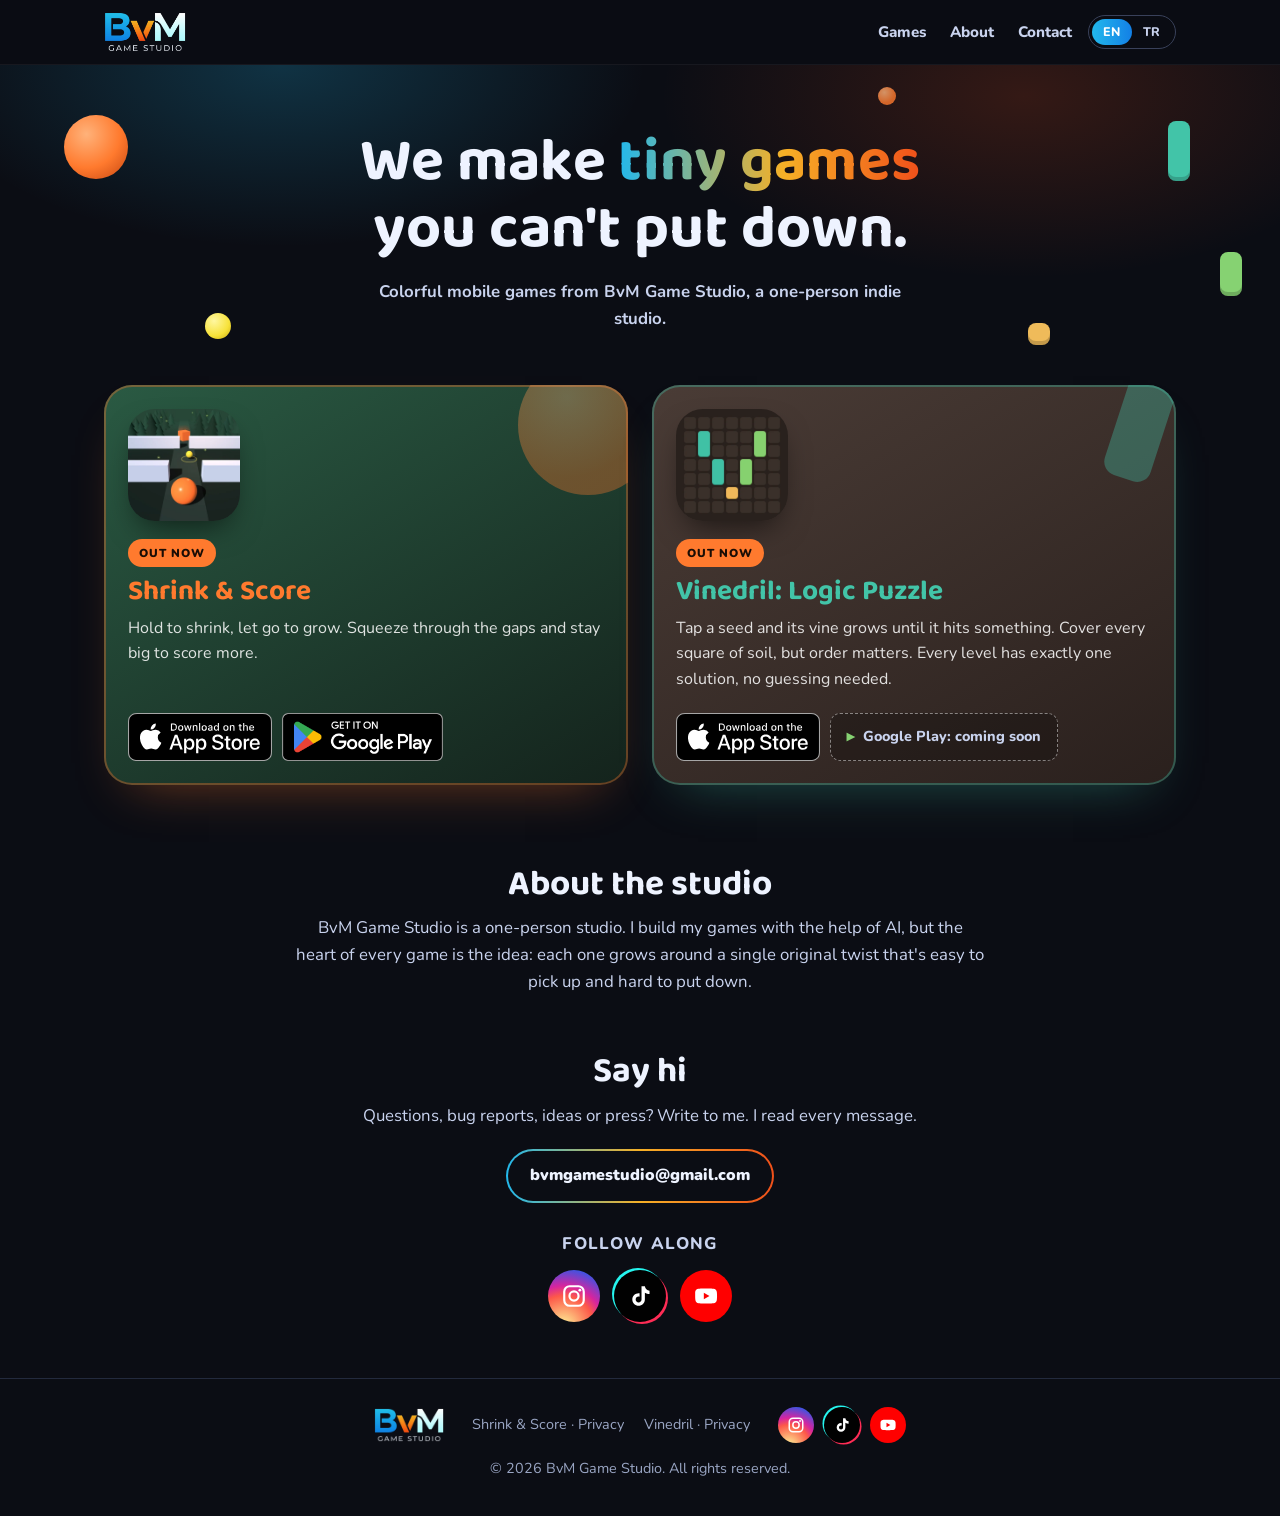
<file: index.html>
<!doctype html>
<html lang="en">
<head>
<meta charset="utf-8">
<meta name="viewport" content="width=device-width, initial-scale=1">
<title>BvM Game Studio · Mobile Games</title>
<meta name="description" data-i18n-content="meta.description" content="BvM Game Studio makes colorful indie mobile games. Play Shrink &amp; Score and Vinedril: Logic Puzzle.">
<meta name="theme-color" content="#0b0d14">
<meta property="og:type" content="website">
<meta property="og:site_name" content="BvM Game Studio">
<meta property="og:title" content="BvM Game Studio">
<meta property="og:description" content="Colorful indie mobile games: Shrink &amp; Score and Vinedril: Logic Puzzle, out now.">
<meta property="og:url" content="https://bvmgamestudio.github.io/">
<meta property="og:image" content="https://bvmgamestudio.github.io/assets/img/og-image.png">
<meta name="twitter:card" content="summary_large_image">
<link rel="icon" type="image/png" sizes="32x32" href="assets/img/favicon-32.png?v=2d52330682">
<link rel="apple-touch-icon" href="assets/img/apple-touch-icon.png?v=0b8264baf6">
<link rel="preload" href="assets/fonts/baloo2-latin.woff2" as="font" type="font/woff2" crossorigin>
<link rel="preload" href="assets/fonts/nunito-latin.woff2" as="font" type="font/woff2" crossorigin>
<link rel="stylesheet" href="css/site.css?v=b314b59673">
</head>
<body>

<header class="nav">
  <div class="nav__inner">
    <a class="nav__logo" href="./"><img src="assets/img/bvm-logo.webp" alt="BvM Game Studio" width="640" height="312"></a>
    <nav class="nav__links" aria-label="Main">
      <a href="#games" data-i18n="nav.games">Games</a>
      <a href="#about" data-i18n="nav.about">About</a>
      <a href="#contact" data-i18n="nav.contact">Contact</a>
    </nav>
    <div class="lang" role="group" aria-label="Language / Dil">
      <button type="button" data-set-lang="en" aria-pressed="true">EN</button>
      <button type="button" data-set-lang="tr" aria-pressed="false">TR</button>
    </div>
  </div>
</header>

<main>
  <section class="hero">
    <div class="shapes" aria-hidden="true">
      <span class="shape ball ball--orange"></span>
      <span class="shape ball ball--yellow"></span>
      <span class="shape ball ball--orange-sm"></span>
      <span class="shape block block--teal"></span>
      <span class="shape block block--amber"></span>
      <span class="shape block block--green"></span>
    </div>
    <h1 class="hero__title">
      <span data-i18n="hero.title_before">We make</span>
      <span class="grad" data-i18n="hero.title_highlight">tiny games</span>
      <span class="hero__after" data-i18n="hero.title_after">you can't put down.</span>
    </h1>
    <p class="hero__sub" data-i18n="hero.subtitle">Colorful mobile games from BvM Game Studio, a one-person indie studio.</p>
  </section>

  <section id="games" class="games" aria-labelledby="games-title">
    <h2 id="games-title" class="visually-hidden" data-i18n="nav.games">Games</h2>
    <div class="games__grid" data-games>
      <noscript>
        <ul class="noscript-list">
          <li><strong>Shrink &amp; Score</strong>:
            <a href="https://apps.apple.com/app/id6826530983">App Store</a> ·
            <a href="https://play.google.com/store/apps/details?id=com.shrinkandscore.game">Google Play</a></li>
          <li><strong>Vinedril: Logic Puzzle</strong>:
            <a href="https://apps.apple.com/app/id6834948414">App Store</a></li>
        </ul>
      </noscript>
    </div>
  </section>

  <section id="about" class="info">
    <h2 data-i18n="about.title">About the studio</h2>
    <p data-i18n="about.body">BvM Game Studio is a one-person studio. I build my games with the help of AI, but the heart of every game is the idea: each one grows around a single original twist that&#39;s easy to pick up and hard to put down.</p>
  </section>

  <section id="contact" class="info info--contact">
    <h2 data-i18n="contact.title">Say hi</h2>
    <p data-i18n="contact.body">Questions, bug reports, ideas or press? Write to me. I read every message.</p>
    <a class="email" data-contact-email href="mailto:bvmgamestudio@gmail.com">bvmgamestudio@gmail.com</a>
    <p class="follow" data-i18n="contact.follow">Follow along</p>
    <ul class="socials" data-socials aria-label="Social media" hidden></ul>
  </section>
</main>

<footer class="footer">
  <div class="footer__inner">
    <img class="footer__logo" src="assets/img/bvm-logo.webp" alt="BvM Game Studio" width="640" height="312" loading="lazy">
    <ul class="footer__links" data-privacy-links data-base="">
      <li><a href="privacy/shrink-and-score.html">Shrink &amp; Score · <span data-i18n="footer.privacy">Privacy</span></a></li>
      <li><a href="privacy/vinedril.html">Vinedril · <span data-i18n="footer.privacy">Privacy</span></a></li>
    </ul>
    <ul class="socials socials--small" data-socials aria-label="Social media" hidden></ul>
    <p class="footer__copy">© <span data-year>2026</span> BvM Game Studio. <span data-i18n="footer.rights">All rights reserved.</span></p>
  </div>
</footer>

<script src="js/content.js?v=57adcdf5cd" defer></script>
<script src="js/i18n.js?v=2c8029a73b" defer></script>
<script src="js/games.js?v=d7750b9eea" defer></script>
<script src="js/main.js?v=1b812062dc" defer></script>
</body>
</html>
</file>
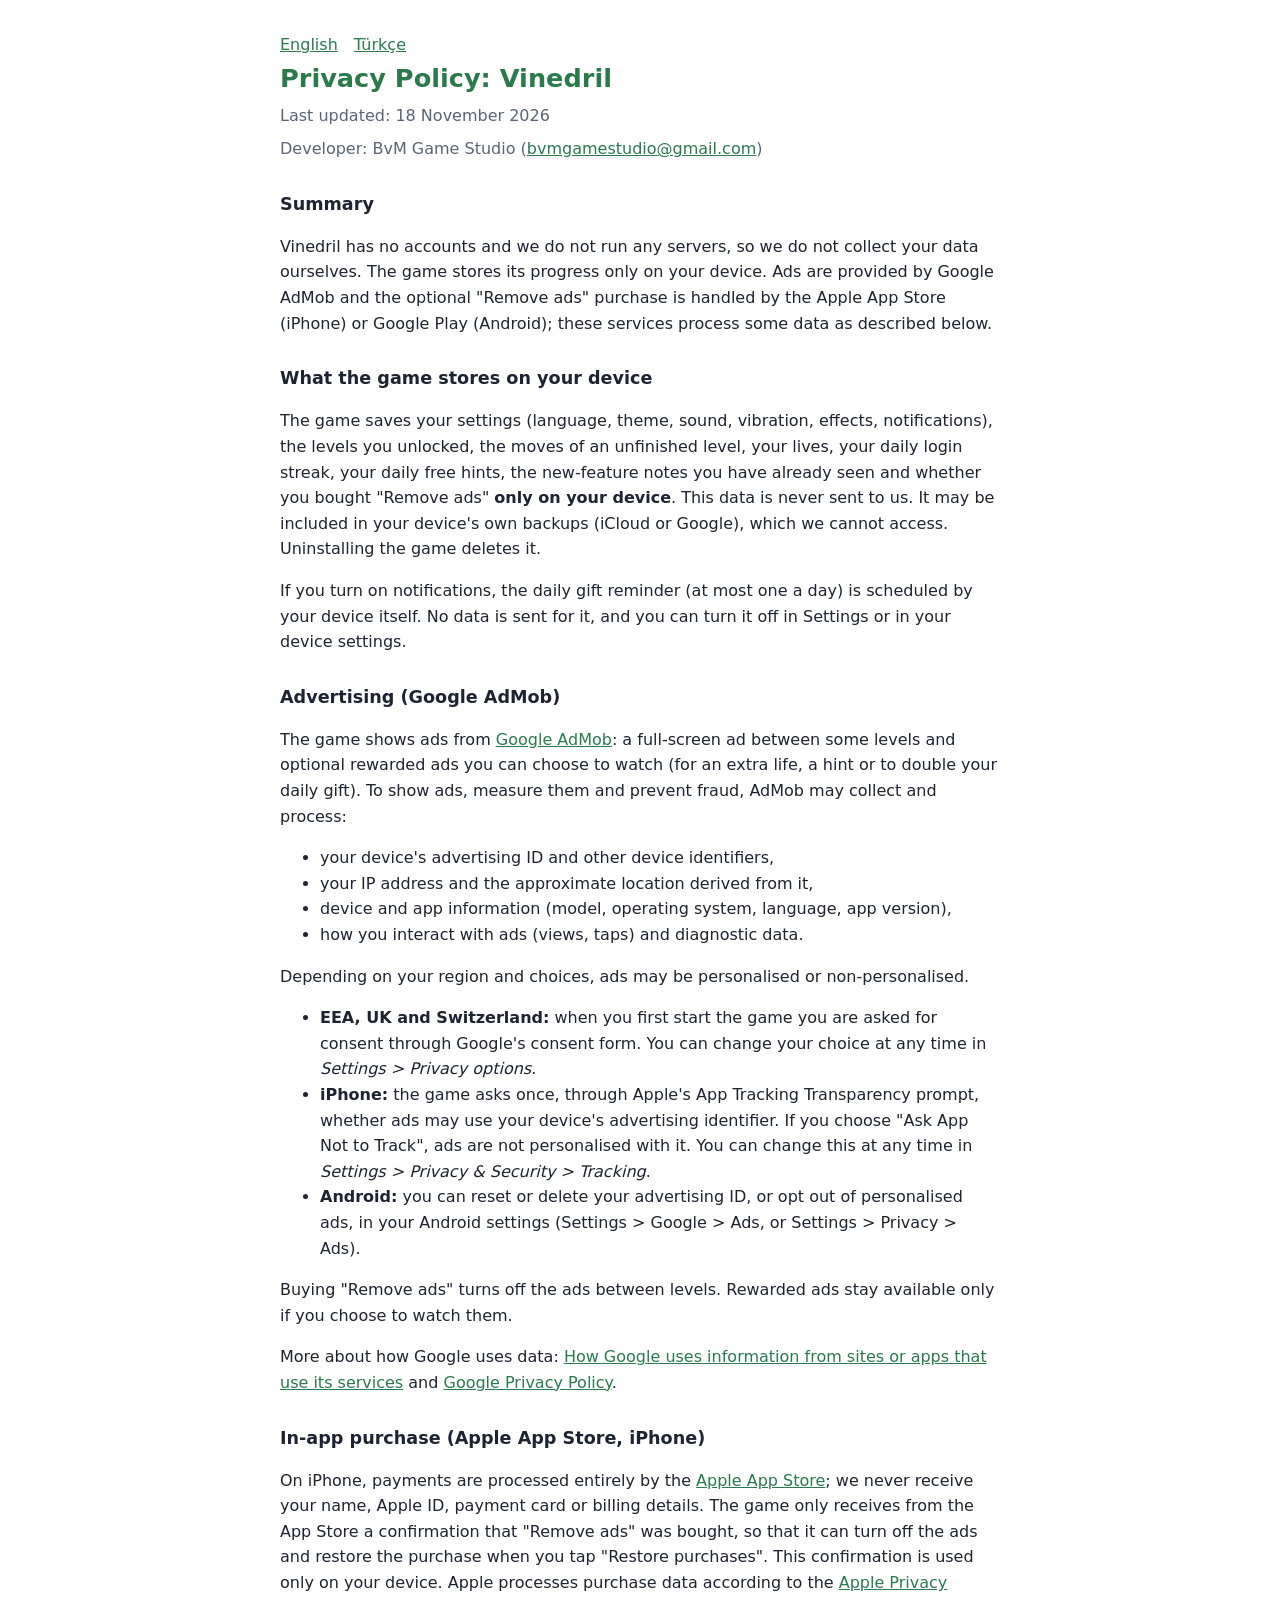
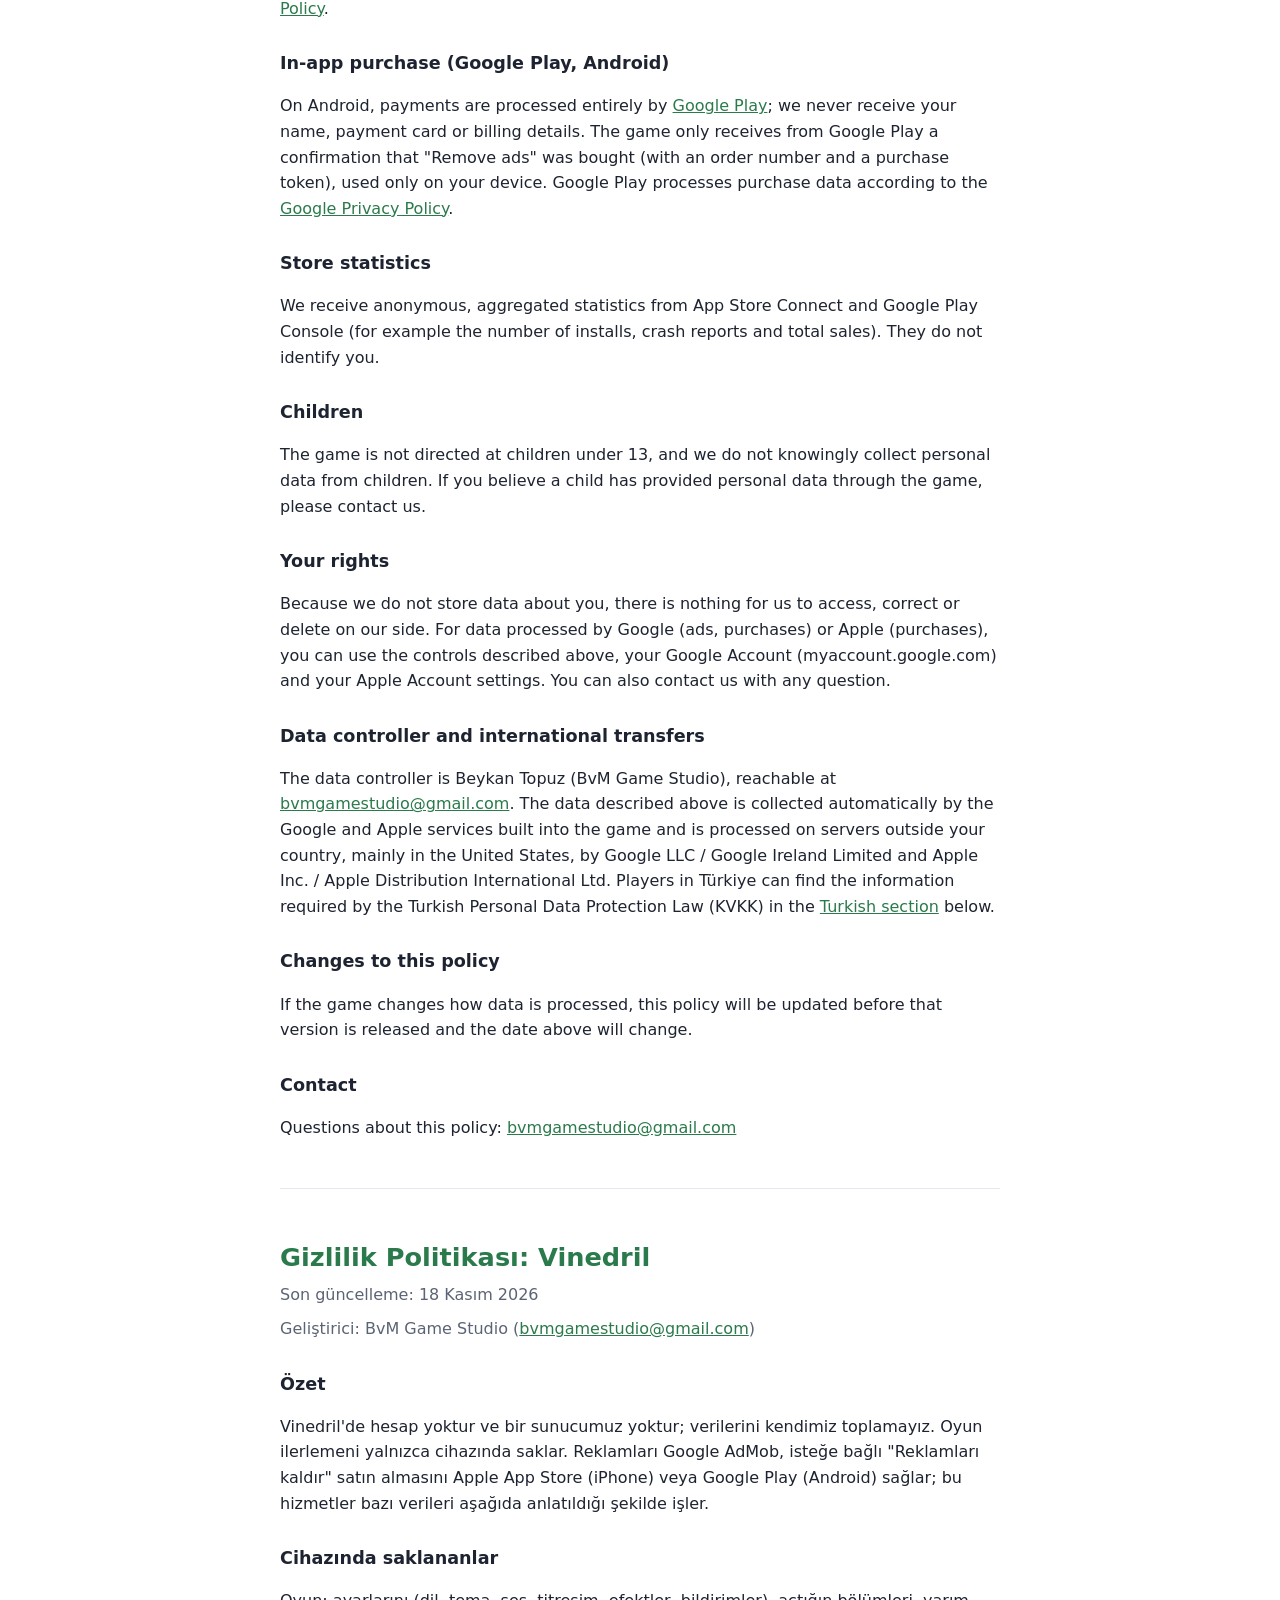
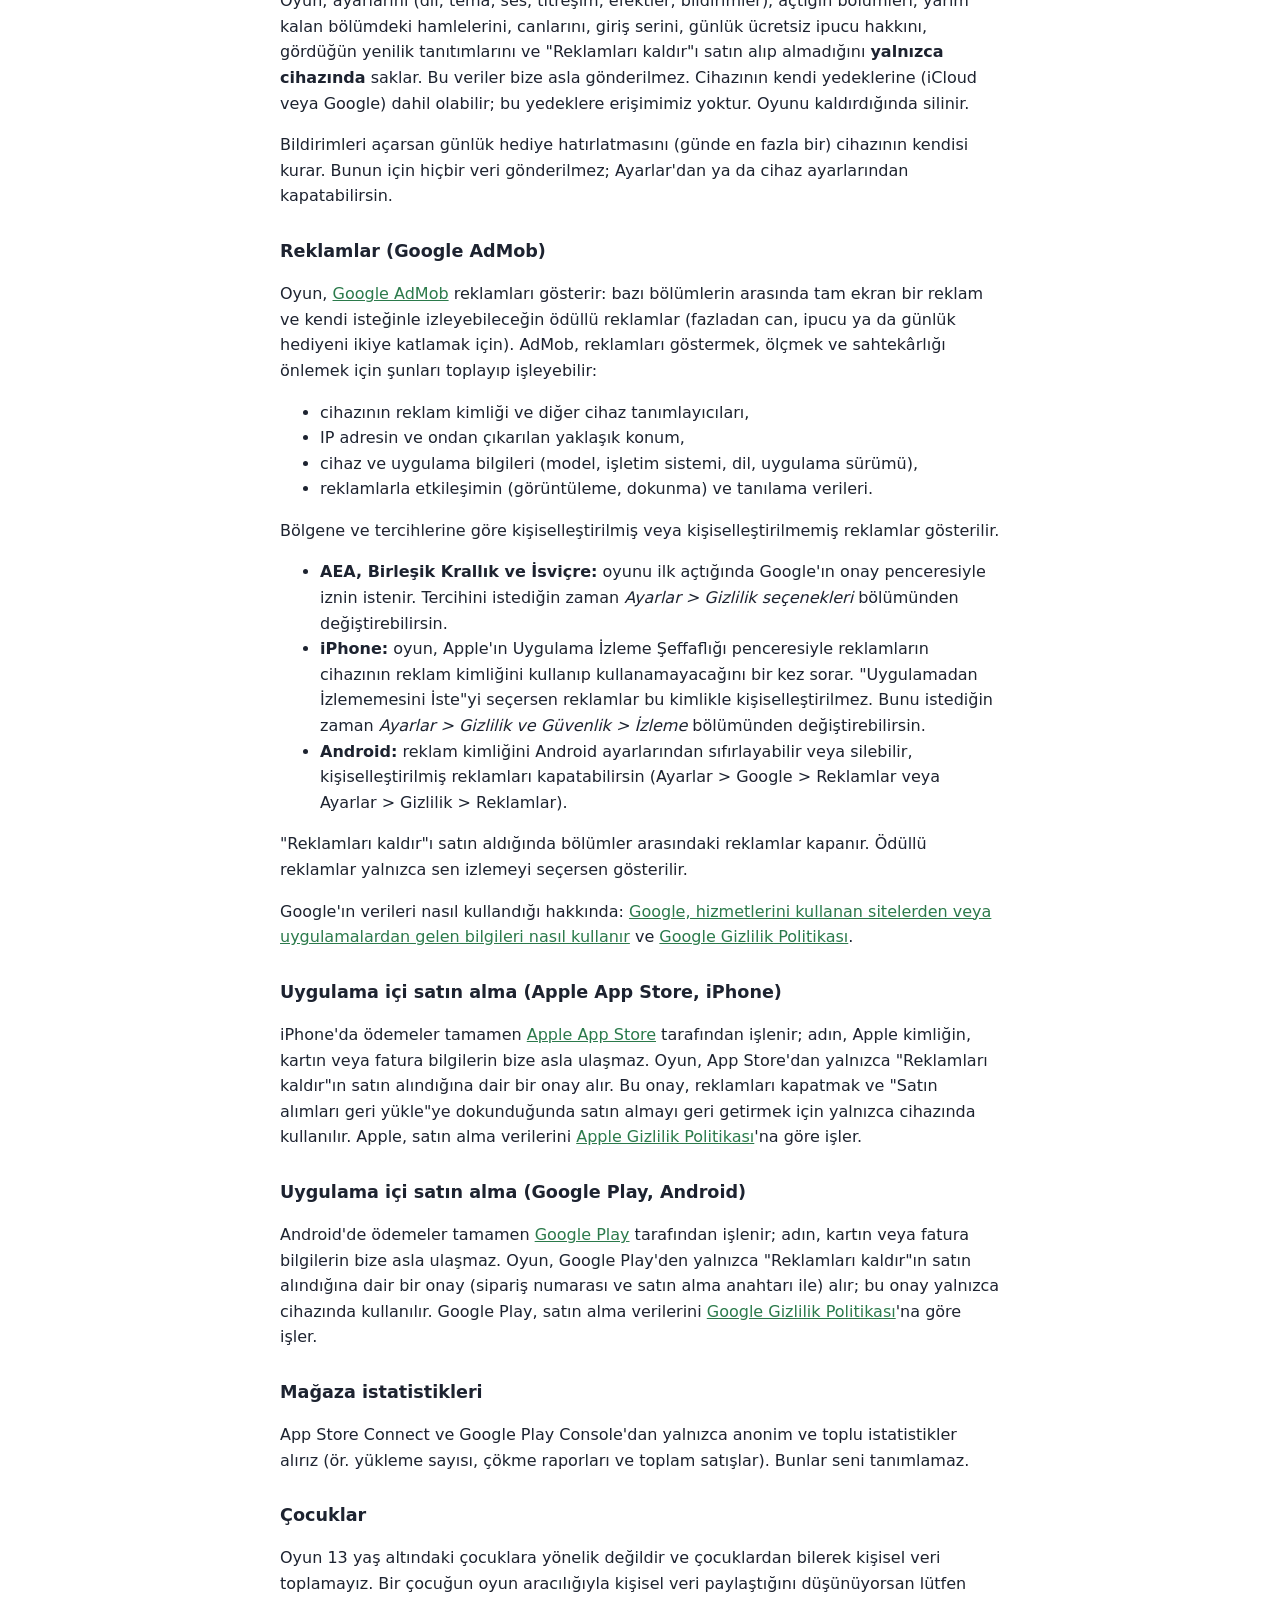
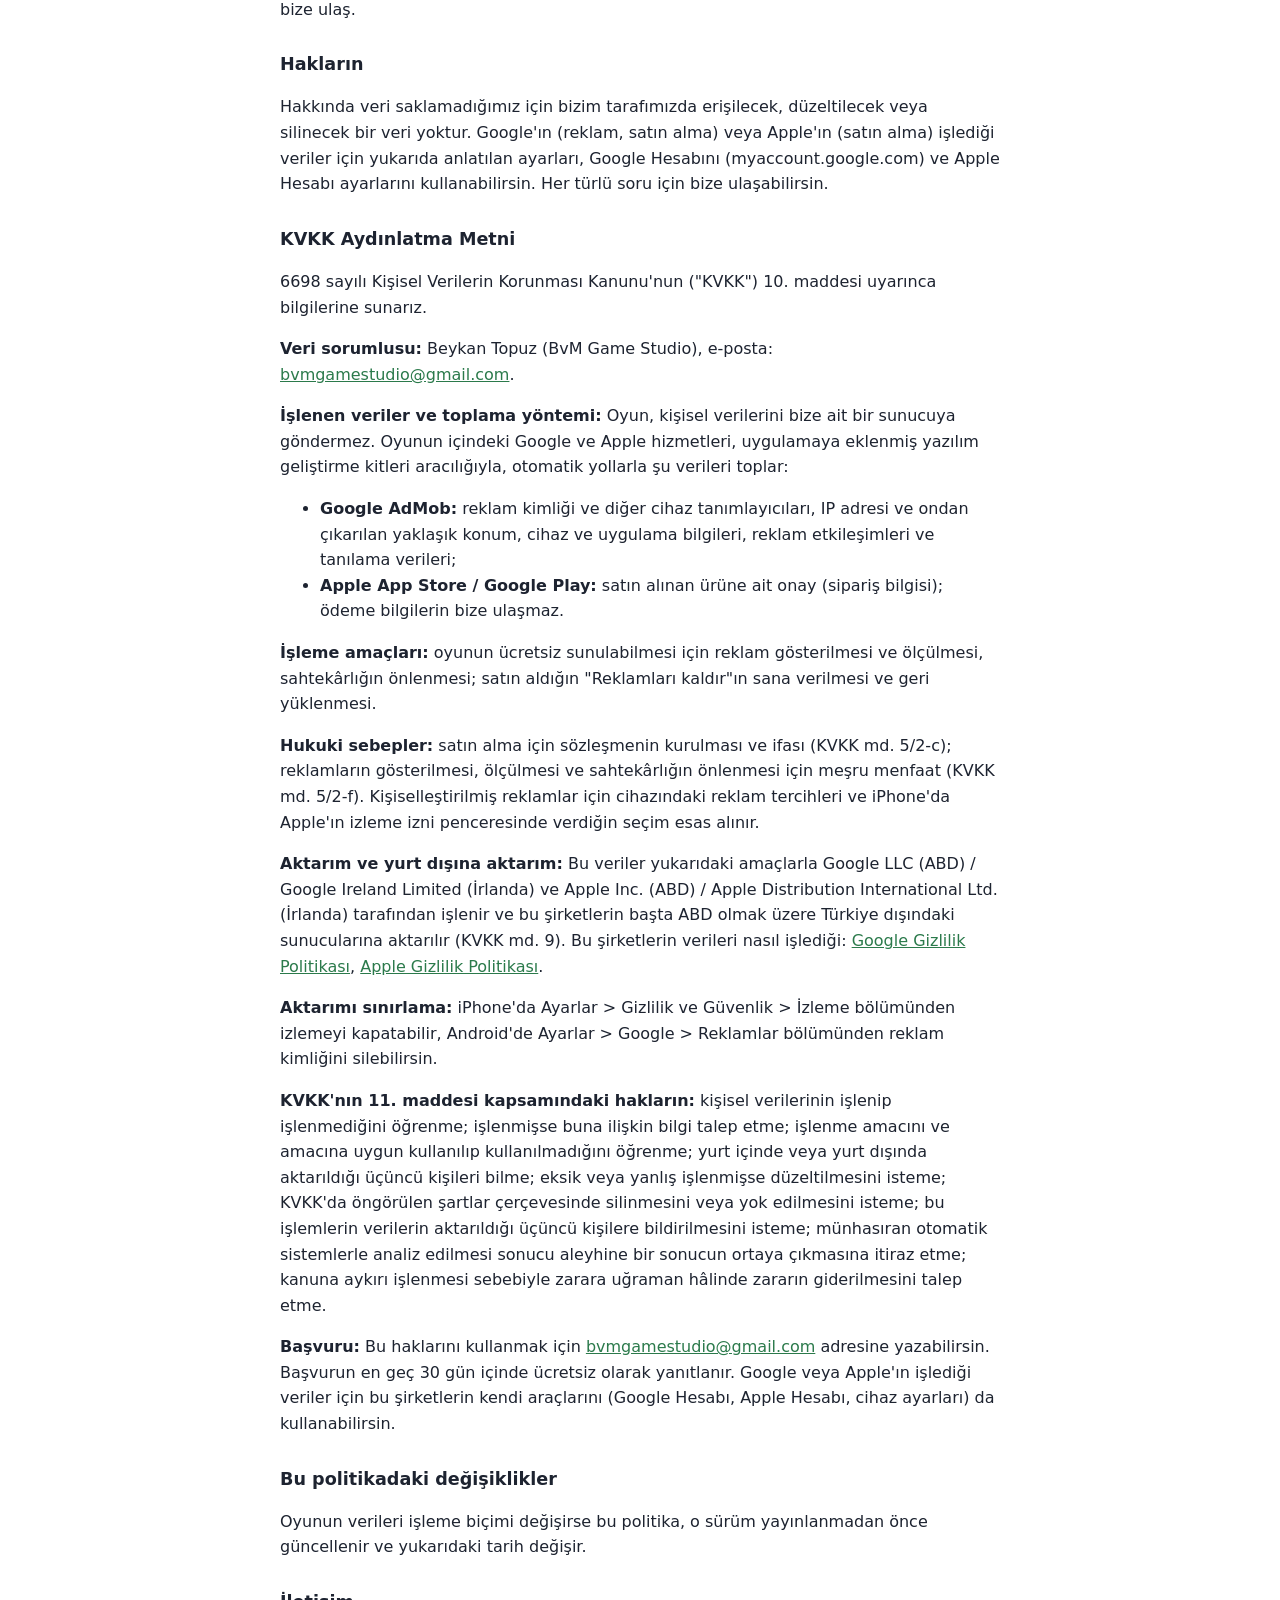
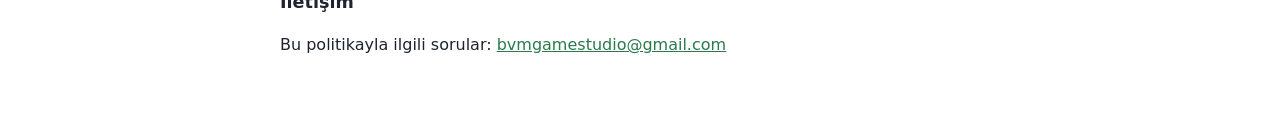
<file: vinedril-privacy/index.html>
<!doctype html>
<html lang="en">
<head>
<meta charset="utf-8">
<meta name="viewport" content="width=device-width, initial-scale=1">
<title>Vinedril – Privacy Policy</title>
<!--
  Vinedril (iPhone and Android): Google AdMob ads and the in-app purchase "Remove ads"
  through the Apple App Store or Google Play. No accounts, no leaderboards, no servers.
  Published at https://bvmgamestudio.github.io/vinedril-privacy/ (bvmgamestudio.github.io repo).
  Keep it in line with the App Store Connect "App Privacy" answers and the Play Console
  "Data safety" form. Same layout as the Shrink & Score policy.
-->
<style>
  :root { --bg: #ffffff; --fg: #1d2330; --muted: #5b6475; --accent: #2b7a4b; --line: #e3e7ef; }
  @media (prefers-color-scheme: dark) {
    :root { --bg: #11141b; --fg: #e8ecf3; --muted: #9aa3b5; --accent: #4fae74; --line: #262c38; }
  }
  body { margin: 0; background: var(--bg); color: var(--fg);
    font: 16px/1.6 system-ui, -apple-system, "Segoe UI", Roboto, sans-serif; }
  main { max-width: 720px; margin: 0 auto; padding: 32px 16px 64px; }
  h1 { font-size: 1.6rem; margin: 0 0 4px; color: var(--accent); }
  h2 { font-size: 1.1rem; margin: 28px 0 6px; }
  p, li { color: var(--fg); }
  a { color: var(--accent); }
  .meta { color: var(--muted); margin: 0 0 8px; }
  hr { border: 0; border-top: 1px solid var(--line); margin: 48px 0; }
  nav a { margin-right: 16px; }
</style>
</head>
<body>
<main>
<nav><a href="#en">English</a><a href="#tr">Türkçe</a></nav>

<section id="en" lang="en">
<h1>Privacy Policy: Vinedril</h1>
<p class="meta">Last updated: 18 November 2026</p>
<p class="meta">Developer: BvM Game Studio (<a href="mailto:bvmgamestudio@gmail.com">bvmgamestudio@gmail.com</a>)</p>

<h2>Summary</h2>
<p>Vinedril has no accounts and we do not run any servers, so we do not collect your data
ourselves. The game stores its progress only on your device. Ads are provided by Google AdMob
and the optional "Remove ads" purchase is handled by the Apple App Store (iPhone) or Google
Play (Android); these services process some data as described below.</p>

<h2>What the game stores on your device</h2>
<p>The game saves your settings (language, theme, sound, vibration, effects, notifications), the levels you
unlocked, the moves of an unfinished level, your lives, your daily login streak, your daily
free hints, the new-feature notes you have already seen and whether you bought "Remove ads"
<strong>only on your device</strong>. This data is never sent to us. It may be included in your
device's own backups (iCloud or Google), which we cannot access. Uninstalling the game deletes it.</p>
<p>If you turn on notifications, the daily gift reminder (at most one a day) is scheduled by your
device itself. No data is sent for it, and you can turn it off in Settings or in your device settings.</p>

<h2>Advertising (Google AdMob)</h2>
<p>The game shows ads from <a href="https://admob.google.com/">Google AdMob</a>: a full-screen ad
between some levels and optional rewarded ads you can choose to watch (for an extra life, a hint
or to double your daily gift). To show ads, measure them and prevent fraud, AdMob may collect
and process:</p>
<ul>
  <li>your device's advertising ID and other device identifiers,</li>
  <li>your IP address and the approximate location derived from it,</li>
  <li>device and app information (model, operating system, language, app version),</li>
  <li>how you interact with ads (views, taps) and diagnostic data.</li>
</ul>
<p>Depending on your region and choices, ads may be personalised or non-personalised.</p>
<ul>
  <li><strong>EEA, UK and Switzerland:</strong> when you first start the game you are asked for
  consent through Google's consent form. You can change your choice at any time in
  <em>Settings &gt; Privacy options</em>.</li>
  <li><strong>iPhone:</strong> the game asks once, through Apple's App Tracking Transparency
  prompt, whether ads may use your device's advertising identifier. If you choose "Ask App Not
  to Track", ads are not personalised with it. You can change this at any time in
  <em>Settings &gt; Privacy &amp; Security &gt; Tracking</em>.</li>
  <li><strong>Android:</strong> you can reset or delete your advertising ID, or opt out of
  personalised ads, in your Android settings (Settings &gt; Google &gt; Ads, or
  Settings &gt; Privacy &gt; Ads).</li>
</ul>
<p>Buying "Remove ads" turns off the ads between levels. Rewarded ads stay available only if you
choose to watch them.</p>
<p>More about how Google uses data:
<a href="https://policies.google.com/technologies/partner-sites">How Google uses information from
sites or apps that use its services</a> and
<a href="https://policies.google.com/privacy">Google Privacy Policy</a>.</p>

<h2>In-app purchase (Apple App Store, iPhone)</h2>
<p>On iPhone, payments are processed entirely by the <a href="https://www.apple.com/app-store/">Apple
App Store</a>; we never receive your name, Apple ID, payment card or billing details. The game
only receives from the App Store a confirmation that "Remove ads" was bought, so that it can
turn off the ads and restore the purchase when you tap "Restore purchases". This confirmation is
used only on your device. Apple processes purchase data according to the
<a href="https://www.apple.com/legal/privacy/">Apple Privacy Policy</a>.</p>

<h2>In-app purchase (Google Play, Android)</h2>
<p>On Android, payments are processed entirely by <a href="https://play.google.com/">Google
Play</a>; we never receive your name, payment card or billing details. The game only receives
from Google Play a confirmation that "Remove ads" was bought (with an order number and a purchase
token), used only on your device. Google Play processes purchase data according to the
<a href="https://policies.google.com/privacy">Google Privacy Policy</a>.</p>

<h2>Store statistics</h2>
<p>We receive anonymous, aggregated statistics from App Store Connect and Google Play Console
(for example the number of installs, crash reports and total sales). They do not identify
you.</p>

<h2>Children</h2>
<p>The game is not directed at children under 13, and we do not knowingly collect personal data
from children. If you believe a child has provided personal data through the game, please
contact us.</p>

<h2>Your rights</h2>
<p>Because we do not store data about you, there is nothing for us to access, correct or delete
on our side. For data processed by Google (ads, purchases) or Apple (purchases), you can use the
controls described above, your Google Account (myaccount.google.com) and your Apple Account
settings. You can also contact us with any question.</p>

<h2>Data controller and international transfers</h2>
<p>The data controller is Beykan Topuz (BvM Game Studio), reachable at
<a href="mailto:bvmgamestudio@gmail.com">bvmgamestudio@gmail.com</a>. The data described above is
collected automatically by the Google and Apple services built into the game and is processed
on servers outside your country, mainly in the United States, by Google LLC / Google Ireland
Limited and Apple Inc. / Apple Distribution International Ltd. Players in Türkiye can find the
information required by the Turkish Personal Data Protection Law (KVKK) in the
<a href="#kvkk">Turkish section</a> below.</p>

<h2>Changes to this policy</h2>
<p>If the game changes how data is processed, this policy will be updated before that version
is released and the date above will change.</p>

<h2>Contact</h2>
<p>Questions about this policy: <a href="mailto:bvmgamestudio@gmail.com">bvmgamestudio@gmail.com</a></p>
</section>

<hr>

<section id="tr" lang="tr">
<h1>Gizlilik Politikası: Vinedril</h1>
<p class="meta">Son güncelleme: 18 Kasım 2026</p>
<p class="meta">Geliştirici: BvM Game Studio (<a href="mailto:bvmgamestudio@gmail.com">bvmgamestudio@gmail.com</a>)</p>

<h2>Özet</h2>
<p>Vinedril'de hesap yoktur ve bir sunucumuz yoktur; verilerini kendimiz toplamayız. Oyun
ilerlemeni yalnızca cihazında saklar. Reklamları Google AdMob, isteğe bağlı "Reklamları
kaldır" satın almasını Apple App Store (iPhone) veya Google Play (Android) sağlar; bu
hizmetler bazı verileri aşağıda anlatıldığı şekilde işler.</p>

<h2>Cihazında saklananlar</h2>
<p>Oyun; ayarlarını (dil, tema, ses, titreşim, efektler, bildirimler), açtığın bölümleri, yarım kalan
bölümdeki hamlelerini, canlarını, giriş serini, günlük ücretsiz ipucu hakkını, gördüğün yenilik
tanıtımlarını ve "Reklamları kaldır"ı satın alıp almadığını <strong>yalnızca cihazında</strong>
saklar. Bu veriler bize asla gönderilmez. Cihazının kendi yedeklerine (iCloud veya Google)
dahil olabilir; bu yedeklere erişimimiz yoktur. Oyunu kaldırdığında silinir.</p>
<p>Bildirimleri açarsan günlük hediye hatırlatmasını (günde en fazla bir) cihazının kendisi kurar.
Bunun için hiçbir veri gönderilmez; Ayarlar'dan ya da cihaz ayarlarından kapatabilirsin.</p>

<h2>Reklamlar (Google AdMob)</h2>
<p>Oyun, <a href="https://admob.google.com/">Google AdMob</a> reklamları gösterir: bazı bölümlerin
arasında tam ekran bir reklam ve kendi isteğinle izleyebileceğin ödüllü reklamlar (fazladan
can, ipucu ya da günlük hediyeni ikiye katlamak için). AdMob, reklamları göstermek, ölçmek ve
sahtekârlığı önlemek için şunları toplayıp işleyebilir:</p>
<ul>
  <li>cihazının reklam kimliği ve diğer cihaz tanımlayıcıları,</li>
  <li>IP adresin ve ondan çıkarılan yaklaşık konum,</li>
  <li>cihaz ve uygulama bilgileri (model, işletim sistemi, dil, uygulama sürümü),</li>
  <li>reklamlarla etkileşimin (görüntüleme, dokunma) ve tanılama verileri.</li>
</ul>
<p>Bölgene ve tercihlerine göre kişiselleştirilmiş veya kişiselleştirilmemiş reklamlar
gösterilir.</p>
<ul>
  <li><strong>AEA, Birleşik Krallık ve İsviçre:</strong> oyunu ilk açtığında Google'ın onay
  penceresiyle iznin istenir. Tercihini istediğin zaman <em>Ayarlar &gt; Gizlilik
  seçenekleri</em> bölümünden değiştirebilirsin.</li>
  <li><strong>iPhone:</strong> oyun, Apple'ın Uygulama İzleme Şeffaflığı penceresiyle reklamların
  cihazının reklam kimliğini kullanıp kullanamayacağını bir kez sorar. "Uygulamadan İzlememesini
  İste"yi seçersen reklamlar bu kimlikle kişiselleştirilmez. Bunu istediğin zaman
  <em>Ayarlar &gt; Gizlilik ve Güvenlik &gt; İzleme</em> bölümünden değiştirebilirsin.</li>
  <li><strong>Android:</strong> reklam kimliğini Android ayarlarından sıfırlayabilir veya
  silebilir, kişiselleştirilmiş reklamları kapatabilirsin (Ayarlar &gt; Google &gt; Reklamlar
  veya Ayarlar &gt; Gizlilik &gt; Reklamlar).</li>
</ul>
<p>"Reklamları kaldır"ı satın aldığında bölümler arasındaki reklamlar kapanır. Ödüllü reklamlar
yalnızca sen izlemeyi seçersen gösterilir.</p>
<p>Google'ın verileri nasıl kullandığı hakkında:
<a href="https://policies.google.com/technologies/partner-sites?hl=tr">Google, hizmetlerini
kullanan sitelerden veya uygulamalardan gelen bilgileri nasıl kullanır</a> ve
<a href="https://policies.google.com/privacy?hl=tr">Google Gizlilik Politikası</a>.</p>

<h2>Uygulama içi satın alma (Apple App Store, iPhone)</h2>
<p>iPhone'da ödemeler tamamen <a href="https://www.apple.com/tr/app-store/">Apple App Store</a>
tarafından işlenir; adın, Apple kimliğin, kartın veya fatura bilgilerin bize asla ulaşmaz. Oyun,
App Store'dan yalnızca "Reklamları kaldır"ın satın alındığına dair bir onay alır. Bu onay,
reklamları kapatmak ve "Satın alımları geri yükle"ye dokunduğunda satın almayı geri getirmek
için yalnızca cihazında kullanılır. Apple, satın alma verilerini
<a href="https://www.apple.com/tr/legal/privacy/">Apple Gizlilik Politikası</a>'na göre işler.</p>

<h2>Uygulama içi satın alma (Google Play, Android)</h2>
<p>Android'de ödemeler tamamen <a href="https://play.google.com/">Google Play</a> tarafından
işlenir; adın, kartın veya fatura bilgilerin bize asla ulaşmaz. Oyun, Google Play'den yalnızca
"Reklamları kaldır"ın satın alındığına dair bir onay (sipariş numarası ve satın alma anahtarı
ile) alır; bu onay yalnızca cihazında kullanılır. Google Play, satın alma verilerini
<a href="https://policies.google.com/privacy?hl=tr">Google Gizlilik Politikası</a>'na göre işler.</p>

<h2>Mağaza istatistikleri</h2>
<p>App Store Connect ve Google Play Console'dan yalnızca anonim ve toplu istatistikler alırız
(ör. yükleme sayısı, çökme raporları ve toplam satışlar). Bunlar seni tanımlamaz.</p>

<h2>Çocuklar</h2>
<p>Oyun 13 yaş altındaki çocuklara yönelik değildir ve çocuklardan bilerek kişisel veri
toplamayız. Bir çocuğun oyun aracılığıyla kişisel veri paylaştığını düşünüyorsan lütfen bize
ulaş.</p>

<h2>Hakların</h2>
<p>Hakkında veri saklamadığımız için bizim tarafımızda erişilecek, düzeltilecek veya silinecek
bir veri yoktur. Google'ın (reklam, satın alma) veya Apple'ın (satın alma) işlediği veriler için
yukarıda anlatılan ayarları, Google Hesabını (myaccount.google.com) ve Apple Hesabı ayarlarını
kullanabilirsin. Her türlü soru için bize ulaşabilirsin.</p>

<h2 id="kvkk">KVKK Aydınlatma Metni</h2>
<p>6698 sayılı Kişisel Verilerin Korunması Kanunu'nun ("KVKK") 10. maddesi uyarınca bilgilerine
sunarız.</p>
<p><strong>Veri sorumlusu:</strong> Beykan Topuz (BvM Game Studio), e-posta:
<a href="mailto:bvmgamestudio@gmail.com">bvmgamestudio@gmail.com</a>.</p>
<p><strong>İşlenen veriler ve toplama yöntemi:</strong> Oyun, kişisel verilerini bize ait bir
sunucuya göndermez. Oyunun içindeki Google ve Apple hizmetleri, uygulamaya eklenmiş yazılım
geliştirme kitleri aracılığıyla, otomatik yollarla şu verileri toplar:</p>
<ul>
  <li><strong>Google AdMob:</strong> reklam kimliği ve diğer cihaz tanımlayıcıları, IP adresi ve
  ondan çıkarılan yaklaşık konum, cihaz ve uygulama bilgileri, reklam etkileşimleri ve tanılama
  verileri;</li>
  <li><strong>Apple App Store / Google Play:</strong> satın alınan ürüne ait onay (sipariş bilgisi);
  ödeme bilgilerin bize ulaşmaz.</li>
</ul>
<p><strong>İşleme amaçları:</strong> oyunun ücretsiz sunulabilmesi için reklam gösterilmesi ve
ölçülmesi, sahtekârlığın önlenmesi; satın aldığın "Reklamları kaldır"ın sana verilmesi ve geri
yüklenmesi.</p>
<p><strong>Hukuki sebepler:</strong> satın alma için sözleşmenin kurulması ve ifası (KVKK md.
5/2-c); reklamların gösterilmesi, ölçülmesi ve sahtekârlığın önlenmesi için meşru menfaat (KVKK
md. 5/2-f). Kişiselleştirilmiş reklamlar için cihazındaki reklam tercihleri ve iPhone'da Apple'ın
izleme izni penceresinde verdiğin seçim esas alınır.</p>
<p><strong>Aktarım ve yurt dışına aktarım:</strong> Bu veriler yukarıdaki amaçlarla Google LLC
(ABD) / Google Ireland Limited (İrlanda) ve Apple Inc. (ABD) / Apple Distribution International
Ltd. (İrlanda) tarafından işlenir ve bu şirketlerin başta ABD olmak üzere Türkiye dışındaki
sunucularına aktarılır (KVKK md. 9). Bu şirketlerin verileri nasıl işlediği:
<a href="https://policies.google.com/privacy?hl=tr">Google Gizlilik Politikası</a>,
<a href="https://www.apple.com/tr/legal/privacy/">Apple Gizlilik Politikası</a>.</p>
<p><strong>Aktarımı sınırlama:</strong> iPhone'da Ayarlar &gt; Gizlilik ve Güvenlik &gt; İzleme
bölümünden izlemeyi kapatabilir, Android'de Ayarlar &gt; Google &gt; Reklamlar bölümünden reklam
kimliğini silebilirsin.</p>
<p><strong>KVKK'nın 11. maddesi kapsamındaki hakların:</strong> kişisel verilerinin işlenip
işlenmediğini öğrenme; işlenmişse buna ilişkin bilgi talep etme; işlenme amacını ve amacına
uygun kullanılıp kullanılmadığını öğrenme; yurt içinde veya yurt dışında aktarıldığı üçüncü
kişileri bilme; eksik veya yanlış işlenmişse düzeltilmesini isteme; KVKK'da öngörülen şartlar
çerçevesinde silinmesini veya yok edilmesini isteme; bu işlemlerin verilerin aktarıldığı üçüncü
kişilere bildirilmesini isteme; münhasıran otomatik sistemlerle analiz edilmesi sonucu aleyhine
bir sonucun ortaya çıkmasına itiraz etme; kanuna aykırı işlenmesi sebebiyle zarara uğraman
hâlinde zararın giderilmesini talep etme.</p>
<p><strong>Başvuru:</strong> Bu haklarını kullanmak için
<a href="mailto:bvmgamestudio@gmail.com">bvmgamestudio@gmail.com</a> adresine yazabilirsin.
Başvurun en geç 30 gün içinde ücretsiz olarak yanıtlanır. Google veya Apple'ın işlediği veriler
için bu şirketlerin kendi araçlarını (Google Hesabı, Apple Hesabı, cihaz ayarları) da
kullanabilirsin.</p>

<h2>Bu politikadaki değişiklikler</h2>
<p>Oyunun verileri işleme biçimi değişirse bu politika, o sürüm yayınlanmadan önce güncellenir
ve yukarıdaki tarih değişir.</p>

<h2>İletişim</h2>
<p>Bu politikayla ilgili sorular: <a href="mailto:bvmgamestudio@gmail.com">bvmgamestudio@gmail.com</a></p>
</section>
</main>
</body>
</html>
</file>
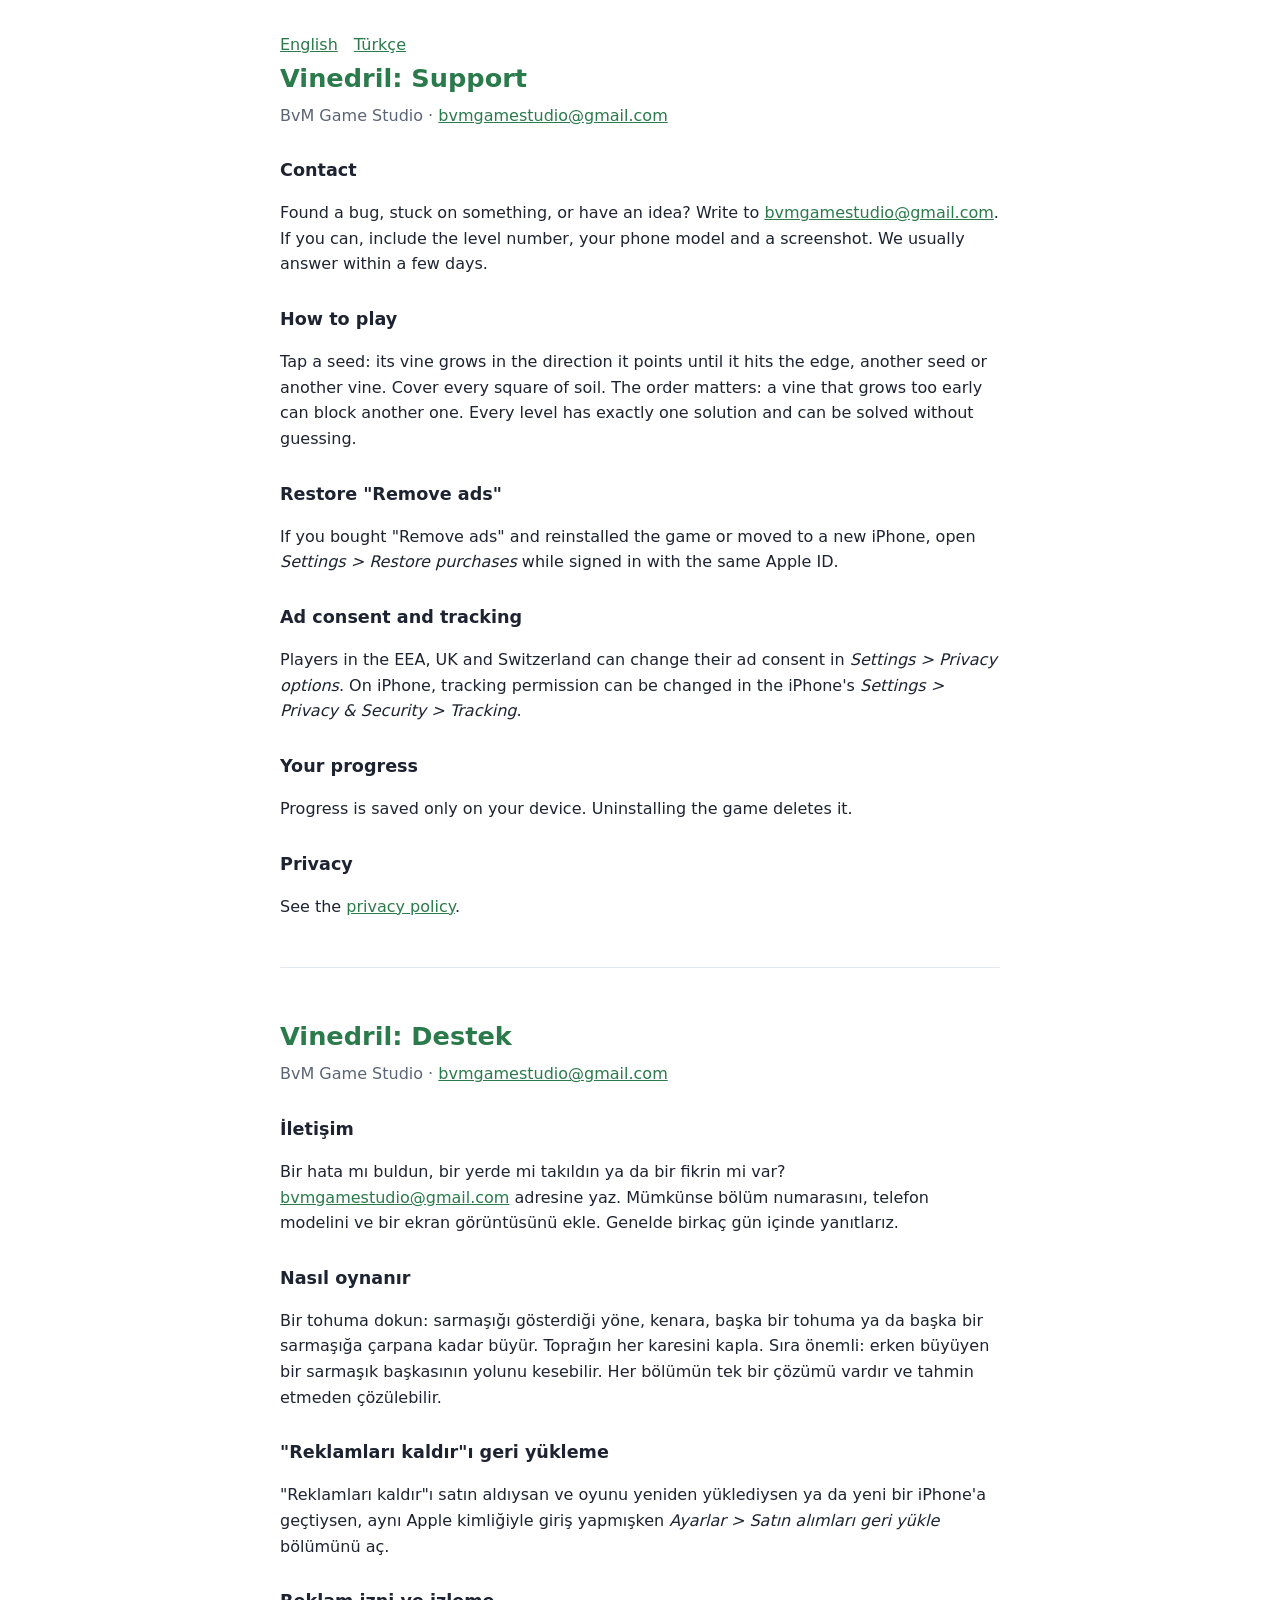
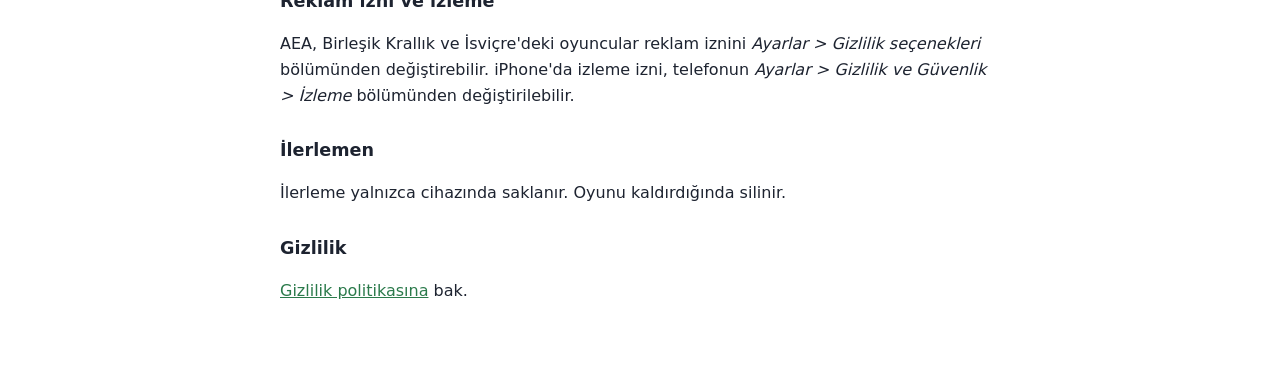
<file: vinedril/index.html>
<!doctype html>
<html lang="en">
<head>
<meta charset="utf-8">
<meta name="viewport" content="width=device-width, initial-scale=1">
<title>Vinedril – Support</title>
<!--
  App Store "Support URL": https://bvmgamestudio.github.io/vinedril/ (bvmgamestudio.github.io repo).
  Same layout as the privacy policy (docs/privacy/index.html).
-->
<style>
  :root { --bg: #ffffff; --fg: #1d2330; --muted: #5b6475; --accent: #2b7a4b; --line: #e3e7ef; }
  @media (prefers-color-scheme: dark) {
    :root { --bg: #11141b; --fg: #e8ecf3; --muted: #9aa3b5; --accent: #4fae74; --line: #262c38; }
  }
  body { margin: 0; background: var(--bg); color: var(--fg);
    font: 16px/1.6 system-ui, -apple-system, "Segoe UI", Roboto, sans-serif; }
  main { max-width: 720px; margin: 0 auto; padding: 32px 16px 64px; }
  h1 { font-size: 1.6rem; margin: 0 0 4px; color: var(--accent); }
  h2 { font-size: 1.1rem; margin: 28px 0 6px; }
  p, li { color: var(--fg); }
  a { color: var(--accent); }
  .meta { color: var(--muted); margin: 0 0 8px; }
  hr { border: 0; border-top: 1px solid var(--line); margin: 48px 0; }
  nav a { margin-right: 16px; }
</style>
</head>
<body>
<main>
<nav><a href="#en">English</a><a href="#tr">Türkçe</a></nav>

<section id="en" lang="en">
<h1>Vinedril: Support</h1>
<p class="meta">BvM Game Studio · <a href="mailto:bvmgamestudio@gmail.com">bvmgamestudio@gmail.com</a></p>

<h2>Contact</h2>
<p>Found a bug, stuck on something, or have an idea? Write to
<a href="mailto:bvmgamestudio@gmail.com">bvmgamestudio@gmail.com</a>. If you can, include the
level number, your phone model and a screenshot. We usually answer within a few days.</p>

<h2>How to play</h2>
<p>Tap a seed: its vine grows in the direction it points until it hits the edge, another seed or
another vine. Cover every square of soil. The order matters: a vine that grows too early can
block another one. Every level has exactly one solution and can be solved without guessing.</p>

<h2>Restore "Remove ads"</h2>
<p>If you bought "Remove ads" and reinstalled the game or moved to a new iPhone, open
<em>Settings &gt; Restore purchases</em> while signed in with the same Apple ID.</p>

<h2>Ad consent and tracking</h2>
<p>Players in the EEA, UK and Switzerland can change their ad consent in
<em>Settings &gt; Privacy options</em>. On iPhone, tracking permission can be changed in the
iPhone's <em>Settings &gt; Privacy &amp; Security &gt; Tracking</em>.</p>

<h2>Your progress</h2>
<p>Progress is saved only on your device. Uninstalling the game deletes it.</p>

<h2>Privacy</h2>
<p>See the <a href="https://bvmgamestudio.github.io/vinedril-privacy/">privacy policy</a>.</p>
</section>

<hr>

<section id="tr" lang="tr">
<h1>Vinedril: Destek</h1>
<p class="meta">BvM Game Studio · <a href="mailto:bvmgamestudio@gmail.com">bvmgamestudio@gmail.com</a></p>

<h2>İletişim</h2>
<p>Bir hata mı buldun, bir yerde mi takıldın ya da bir fikrin mi var?
<a href="mailto:bvmgamestudio@gmail.com">bvmgamestudio@gmail.com</a> adresine yaz. Mümkünse bölüm
numarasını, telefon modelini ve bir ekran görüntüsünü ekle. Genelde birkaç gün içinde yanıtlarız.</p>

<h2>Nasıl oynanır</h2>
<p>Bir tohuma dokun: sarmaşığı gösterdiği yöne, kenara, başka bir tohuma ya da başka bir sarmaşığa
çarpana kadar büyür. Toprağın her karesini kapla. Sıra önemli: erken büyüyen bir sarmaşık
başkasının yolunu kesebilir. Her bölümün tek bir çözümü vardır ve tahmin etmeden çözülebilir.</p>

<h2>"Reklamları kaldır"ı geri yükleme</h2>
<p>"Reklamları kaldır"ı satın aldıysan ve oyunu yeniden yüklediysen ya da yeni bir iPhone'a
geçtiysen, aynı Apple kimliğiyle giriş yapmışken <em>Ayarlar &gt; Satın alımları geri yükle</em>
bölümünü aç.</p>

<h2>Reklam izni ve izleme</h2>
<p>AEA, Birleşik Krallık ve İsviçre'deki oyuncular reklam iznini <em>Ayarlar &gt; Gizlilik
seçenekleri</em> bölümünden değiştirebilir. iPhone'da izleme izni, telefonun <em>Ayarlar &gt;
Gizlilik ve Güvenlik &gt; İzleme</em> bölümünden değiştirilebilir.</p>

<h2>İlerlemen</h2>
<p>İlerleme yalnızca cihazında saklanır. Oyunu kaldırdığında silinir.</p>

<h2>Gizlilik</h2>
<p><a href="https://bvmgamestudio.github.io/vinedril-privacy/">Gizlilik politikasına</a> bak.</p>
</section>
</main>
</body>
</html>
</file>
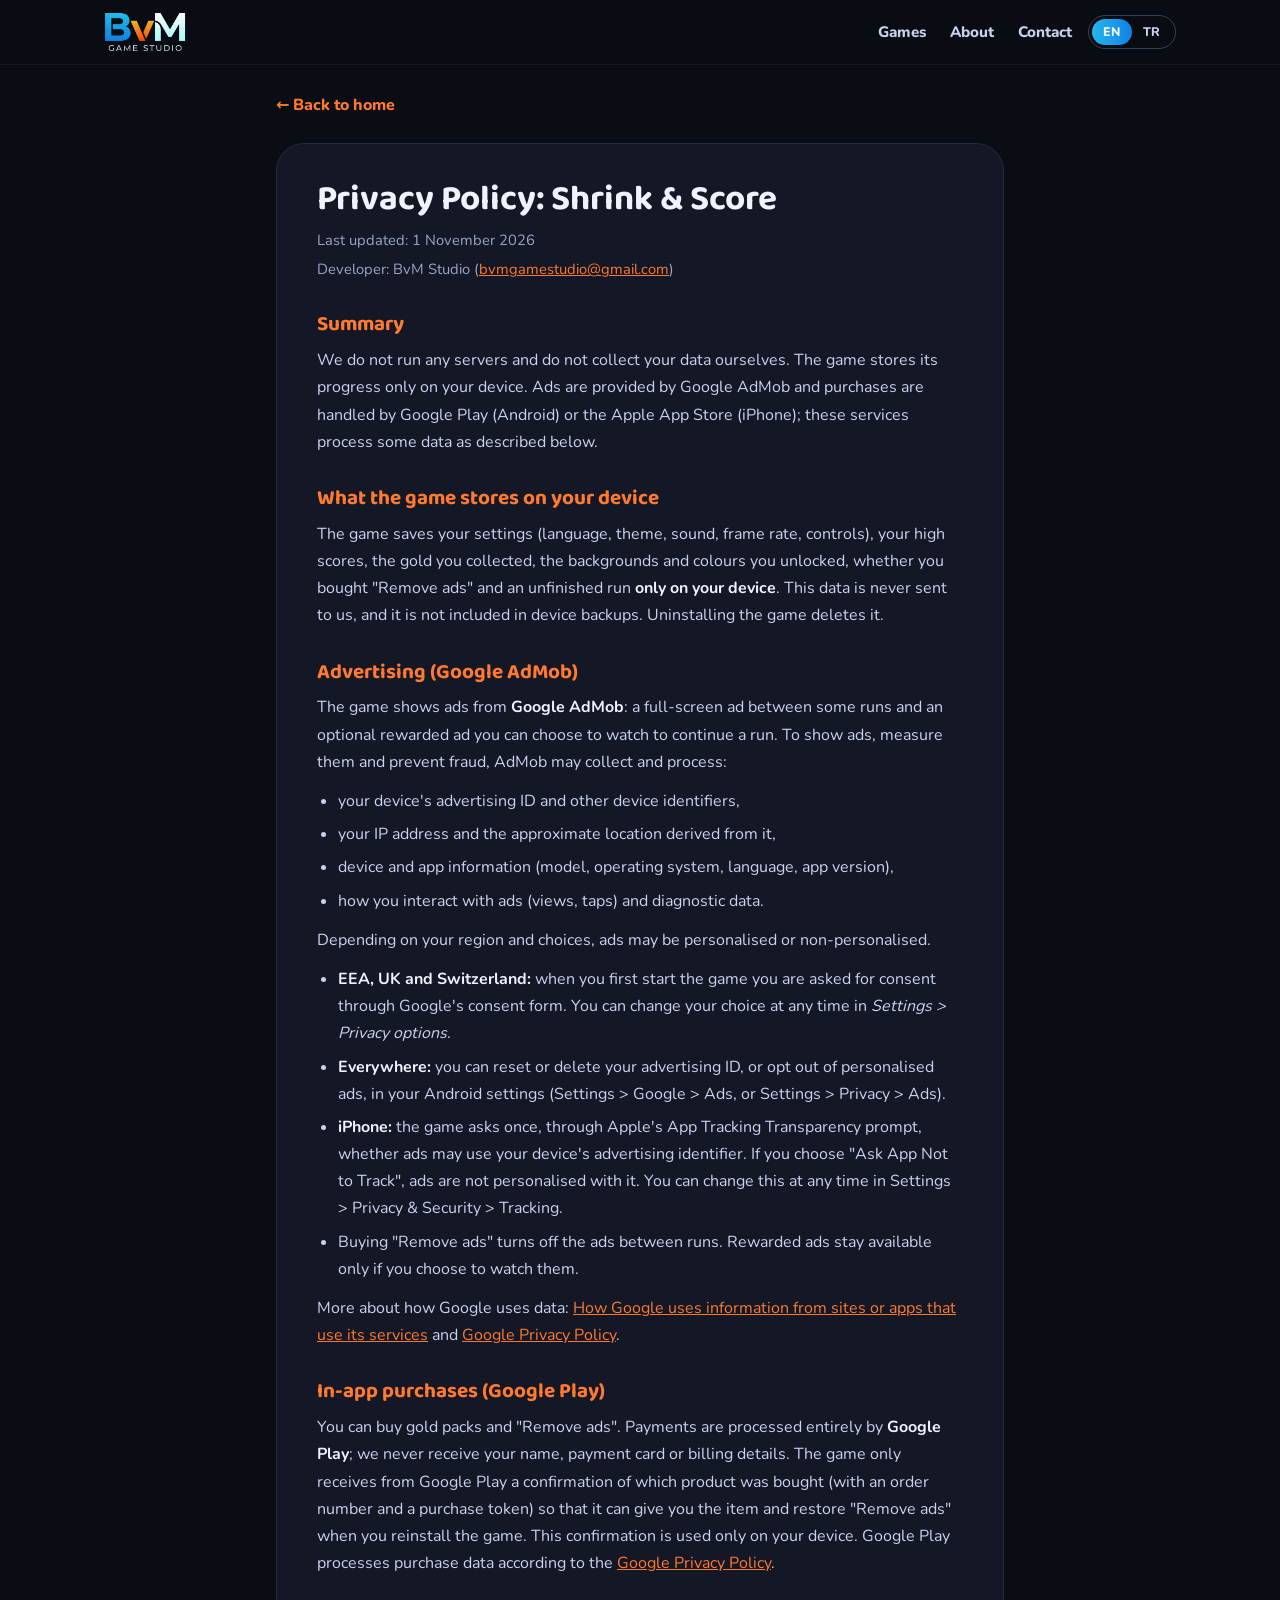
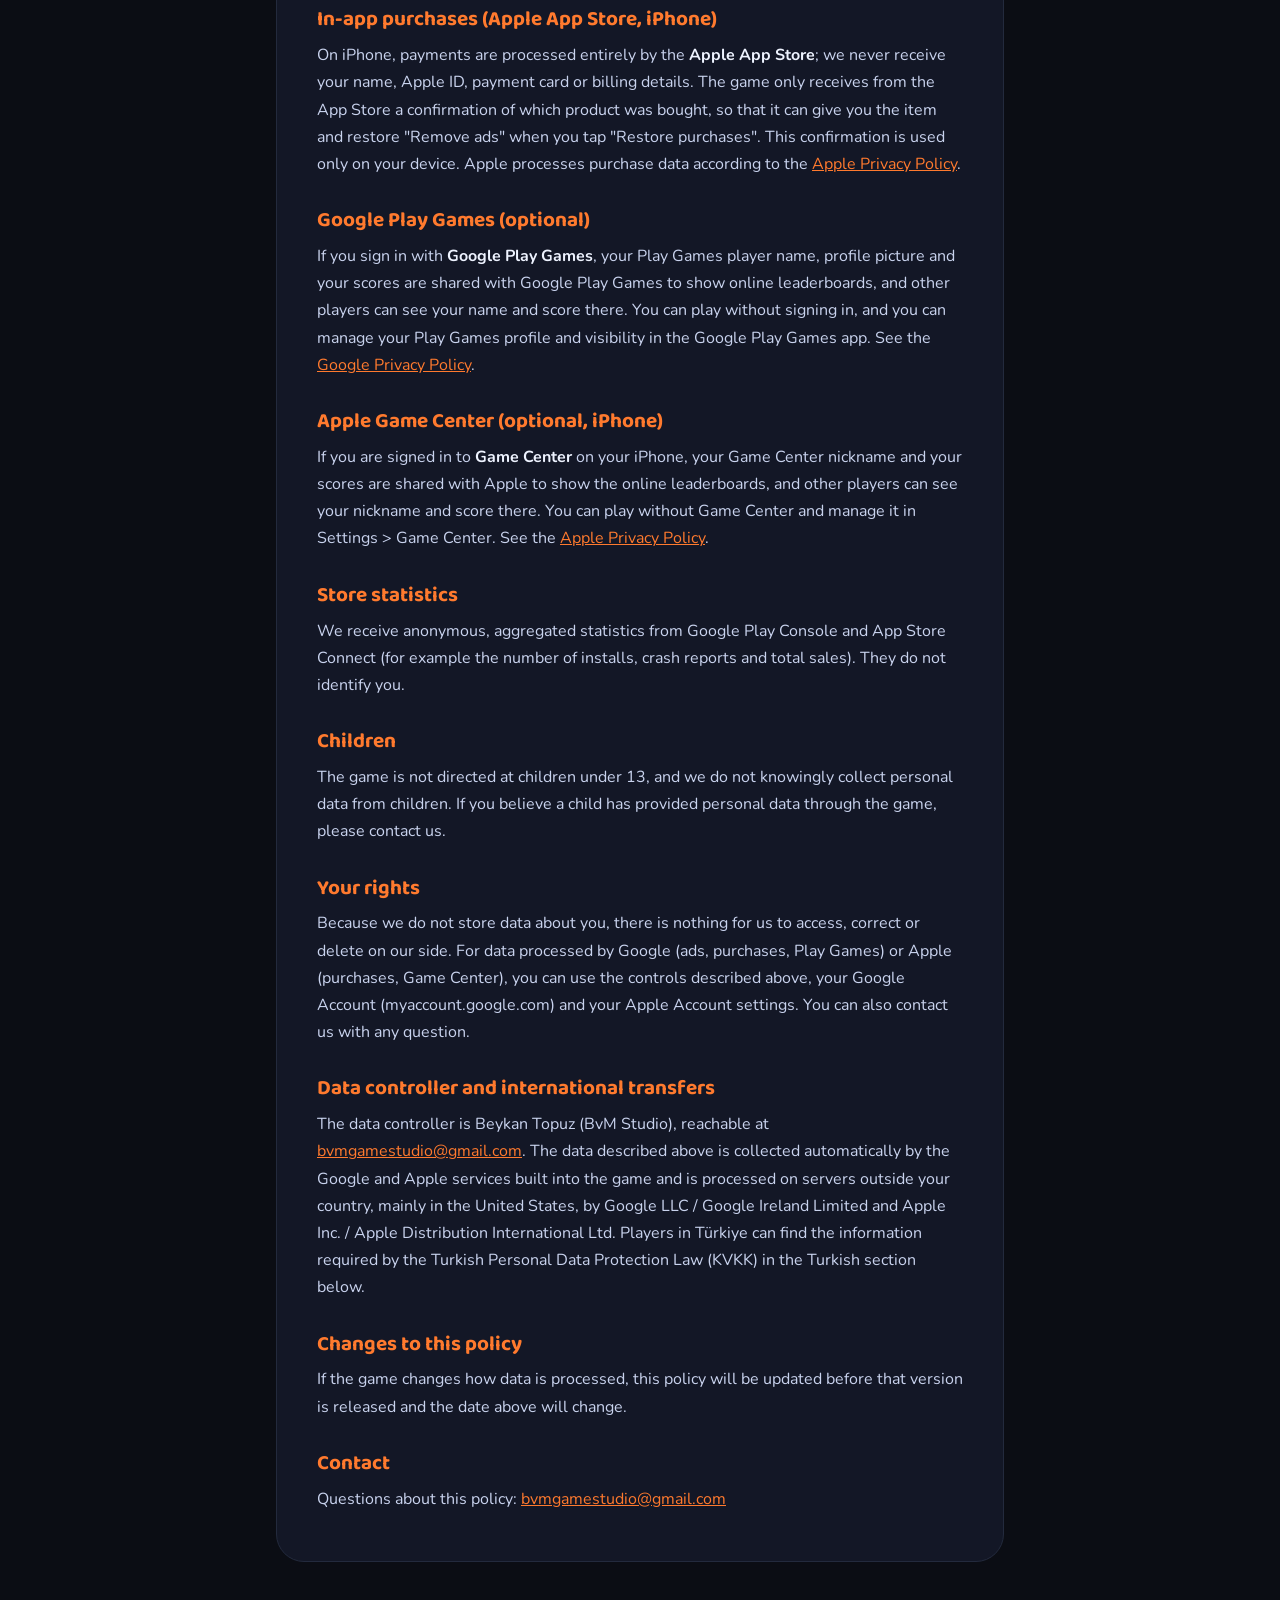
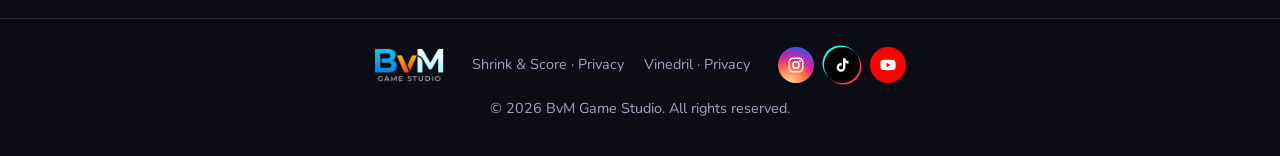
<file: privacy/shrink-and-score.html>
<!doctype html>
<html lang="en">
<head>
<meta charset="utf-8">
<meta name="viewport" content="width=device-width, initial-scale=1">
<title>Privacy Policy: Shrink &amp; Score · BvM Game Studio</title>
<meta name="description" content="Privacy Policy: Shrink &amp; Score">
<meta name="theme-color" content="#0b0d14">
<link rel="icon" type="image/png" sizes="32x32" href="../assets/img/favicon-32.png?v=2d52330682">
<link rel="apple-touch-icon" href="../assets/img/apple-touch-icon.png?v=0b8264baf6">
<link rel="preload" href="../assets/fonts/baloo2-latin.woff2" as="font" type="font/woff2" crossorigin>
<link rel="preload" href="../assets/fonts/nunito-latin.woff2" as="font" type="font/woff2" crossorigin>
<link rel="stylesheet" href="../css/site.css?v=b314b59673">
</head>
<body>

<header class="nav">
  <div class="nav__inner">
    <a class="nav__logo" href="../"><img src="../assets/img/bvm-logo.webp" alt="BvM Game Studio" width="640" height="312"></a>
    <nav class="nav__links" aria-label="Main">
      <a href="../#games" data-i18n="nav.games">Games</a>
      <a href="../#about" data-i18n="nav.about">About</a>
      <a href="../#contact" data-i18n="nav.contact">Contact</a>
    </nav>
    <div class="lang" role="group" aria-label="Language / Dil">
      <button type="button" data-set-lang="en" aria-pressed="true">EN</button>
      <button type="button" data-set-lang="tr" aria-pressed="false">TR</button>
    </div>
  </div>
</header>

<main class="legal legal--sns">
  <a class="legal__back" href="../" data-i18n="privacy.back">Back to home</a>
  <article data-lang="en" lang="en">
<h1>Privacy Policy: Shrink &amp; Score</h1>
<p class="meta">Last updated: 1 November 2026</p>
<p class="meta">Developer: BvM Studio (<a href="mailto:bvmgamestudio@gmail.com">bvmgamestudio@gmail.com</a>)</p>

<h2>Summary</h2>
<p>We do not run any servers and do not collect your data ourselves. The game stores its
progress only on your device. Ads are provided by Google AdMob and purchases are handled by
Google Play (Android) or the Apple App Store (iPhone); these services process some data as
described below.</p>

<h2>What the game stores on your device</h2>
<p>The game saves your settings (language, theme, sound, frame rate, controls), your high
scores, the gold you collected, the backgrounds and colours you unlocked, whether you bought
"Remove ads" and an unfinished run <strong>only on your device</strong>. This data is never
sent to us, and it is not included in device backups. Uninstalling the game deletes it.</p>

<h2>Advertising (Google AdMob)</h2>
<p>The game shows ads from <strong>Google AdMob</strong>: a full-screen ad between some runs and
an optional rewarded ad you can choose to watch to continue a run. To show ads, measure them and
prevent fraud, AdMob may collect and process:</p>
<ul>
  <li>your device's advertising ID and other device identifiers,</li>
  <li>your IP address and the approximate location derived from it,</li>
  <li>device and app information (model, operating system, language, app version),</li>
  <li>how you interact with ads (views, taps) and diagnostic data.</li>
</ul>
<p>Depending on your region and choices, ads may be personalised or non-personalised.</p>
<ul>
  <li><strong>EEA, UK and Switzerland:</strong> when you first start the game you are asked for
  consent through Google's consent form. You can change your choice at any time in
  <em>Settings &gt; Privacy options</em>.</li>
  <li><strong>Everywhere:</strong> you can reset or delete your advertising ID, or opt out of
  personalised ads, in your Android settings (Settings &gt; Google &gt; Ads, or
  Settings &gt; Privacy &gt; Ads).</li>
  <li><strong>iPhone:</strong> the game asks once, through Apple's App Tracking Transparency
  prompt, whether ads may use your device's advertising identifier. If you choose "Ask App Not
  to Track", ads are not personalised with it. You can change this at any time in
  Settings &gt; Privacy &amp; Security &gt; Tracking.</li>
  <li>Buying "Remove ads" turns off the ads between runs. Rewarded ads stay available only if
  you choose to watch them.</li>
</ul>
<p>More about how Google uses data:
<a href="https://policies.google.com/technologies/partner-sites">How Google uses information from
sites or apps that use its services</a> and
<a href="https://policies.google.com/privacy">Google Privacy Policy</a>.</p>

<h2>In-app purchases (Google Play)</h2>
<p>You can buy gold packs and "Remove ads". Payments are processed entirely by
<strong>Google Play</strong>; we never receive your name, payment card or billing details.
The game only receives from Google Play a confirmation of which product was bought (with an
order number and a purchase token) so that it can give you the item and restore "Remove ads"
when you reinstall the game. This confirmation is used only on your device. Google Play
processes purchase data according to the
<a href="https://policies.google.com/privacy">Google Privacy Policy</a>.</p>

<h2>In-app purchases (Apple App Store, iPhone)</h2>
<p>On iPhone, payments are processed entirely by the <strong>Apple App Store</strong>; we never
receive your name, Apple ID, payment card or billing details. The game only receives from the
App Store a confirmation of which product was bought, so that it can give you the item and
restore "Remove ads" when you tap "Restore purchases". This confirmation is used only on your
device. Apple processes purchase data according to the
<a href="https://www.apple.com/legal/privacy/">Apple Privacy Policy</a>.</p>

<h2>Google Play Games (optional)</h2>
<p>If you sign in with <strong>Google Play Games</strong>, your Play Games player name, profile
picture and your scores are shared with Google Play Games to show online leaderboards, and
other players can see your name and score there. You can play without signing in, and you can
manage your Play Games profile and visibility in the Google Play Games app. See the
<a href="https://policies.google.com/privacy">Google Privacy Policy</a>.</p>

<h2>Apple Game Center (optional, iPhone)</h2>
<p>If you are signed in to <strong>Game Center</strong> on your iPhone, your Game Center
nickname and your scores are shared with Apple to show the online leaderboards, and other
players can see your nickname and score there. You can play without Game Center and manage it
in Settings &gt; Game Center. See the
<a href="https://www.apple.com/legal/privacy/">Apple Privacy Policy</a>.</p>

<h2>Store statistics</h2>
<p>We receive anonymous, aggregated statistics from Google Play Console and App Store Connect
(for example the number of installs, crash reports and total sales). They do not identify
you.</p>

<h2>Children</h2>
<p>The game is not directed at children under 13, and we do not knowingly collect personal data
from children. If you believe a child has provided personal data through the game, please
contact us.</p>

<h2>Your rights</h2>
<p>Because we do not store data about you, there is nothing for us to access, correct or delete
on our side. For data processed by Google (ads, purchases, Play Games) or Apple (purchases,
Game Center), you can use the controls described above, your Google Account
(myaccount.google.com) and your Apple Account settings. You can also contact us with any
question.</p>

<h2>Data controller and international transfers</h2>
<p>The data controller is Beykan Topuz (BvM Studio), reachable at
<a href="mailto:bvmgamestudio@gmail.com">bvmgamestudio@gmail.com</a>. The data described above is
collected automatically by the Google and Apple services built into the game and is processed
on servers outside your country, mainly in the United States, by Google LLC / Google Ireland
Limited and Apple Inc. / Apple Distribution International Ltd. Players in Türkiye can find the
information required by the Turkish Personal Data Protection Law (KVKK) in the Turkish section
below.</p>

<h2>Changes to this policy</h2>
<p>If the game changes how data is processed, this policy will be updated before that version
is released and the date above will change.</p>

<h2>Contact</h2>
<p>Questions about this policy: <a href="mailto:bvmgamestudio@gmail.com">bvmgamestudio@gmail.com</a></p>
</article>
  <article data-lang="tr" lang="tr">
<h1>Gizlilik Politikası: Shrink &amp; Score</h1>
<p class="meta">Son güncelleme: 1 Kasım 2026</p>
<p class="meta">Geliştirici: BvM Studio (<a href="mailto:bvmgamestudio@gmail.com">bvmgamestudio@gmail.com</a>)</p>

<h2>Özet</h2>
<p>Bir sunucumuz yoktur ve verilerini kendimiz toplamayız. Oyun ilerlemeni yalnızca cihazında
saklar. Reklamları Google AdMob, satın almaları Google Play (Android) veya Apple App Store
(iPhone) sağlar; bu hizmetler bazı
verileri aşağıda anlatıldığı şekilde işler.</p>

<h2>Cihazında saklananlar</h2>
<p>Oyun; ayarlarını (dil, tema, ses, kare hızı, kontroller), en yüksek skorlarını, topladığın
altınları, açtığın arka planları ve renkleri, "Reklamları kaldır"ı satın alıp almadığını ve
yarım kalan oyununu <strong>yalnızca cihazında</strong> saklar. Bu veriler bize asla
gönderilmez ve cihaz yedeklerine dahil edilmez. Oyunu kaldırdığında silinir.</p>

<h2>Reklamlar (Google AdMob)</h2>
<p>Oyun, <strong>Google AdMob</strong> reklamları gösterir: bazı oyunların arasında tam ekran bir
reklam ve bir oyuna devam etmek için kendi isteğinle izleyebileceğin ödüllü reklam. AdMob,
reklamları göstermek, ölçmek ve sahtekârlığı önlemek için şunları toplayıp işleyebilir:</p>
<ul>
  <li>cihazının reklam kimliği ve diğer cihaz tanımlayıcıları,</li>
  <li>IP adresin ve ondan çıkarılan yaklaşık konum,</li>
  <li>cihaz ve uygulama bilgileri (model, işletim sistemi, dil, uygulama sürümü),</li>
  <li>reklamlarla etkileşimin (görüntüleme, dokunma) ve tanılama verileri.</li>
</ul>
<p>Bölgene ve tercihlerine göre kişiselleştirilmiş veya kişiselleştirilmemiş reklamlar
gösterilir.</p>
<ul>
  <li><strong>AEA, Birleşik Krallık ve İsviçre:</strong> oyunu ilk açtığında Google'ın onay
  penceresiyle iznin istenir. Tercihini istediğin zaman <em>Ayarlar &gt; Gizlilik
  seçenekleri</em> bölümünden değiştirebilirsin.</li>
  <li><strong>Her yerde:</strong> reklam kimliğini Android ayarlarından sıfırlayabilir veya
  silebilir, kişiselleştirilmiş reklamları kapatabilirsin (Ayarlar &gt; Google &gt; Reklamlar
  veya Ayarlar &gt; Gizlilik &gt; Reklamlar).</li>
  <li><strong>iPhone:</strong> oyun, Apple'ın Uygulama İzleme Şeffaflığı penceresiyle reklamların
  cihazının reklam kimliğini kullanıp kullanamayacağını bir kez sorar. "Uygulamadan İzlememesini
  İste"yi seçersen reklamlar bu kimlikle kişiselleştirilmez. Bunu istediğin zaman Ayarlar &gt;
  Gizlilik ve Güvenlik &gt; İzleme bölümünden değiştirebilirsin.</li>
  <li>"Reklamları kaldır"ı satın aldığında oyunlar arasındaki reklamlar kapanır. Ödüllü
  reklamlar yalnızca sen izlemeyi seçersen gösterilir.</li>
</ul>
<p>Google'ın verileri nasıl kullandığı hakkında:
<a href="https://policies.google.com/technologies/partner-sites?hl=tr">Google, hizmetlerini
kullanan sitelerden veya uygulamalardan gelen bilgileri nasıl kullanır</a> ve
<a href="https://policies.google.com/privacy?hl=tr">Google Gizlilik Politikası</a>.</p>

<h2>Uygulama içi satın almalar (Google Play)</h2>
<p>Altın paketleri ve "Reklamları kaldır" satın alabilirsin. Ödemeler tamamen
<strong>Google Play</strong> tarafından işlenir; adın, kartın veya fatura bilgilerin bize asla
ulaşmaz. Oyun, Google Play'den yalnızca hangi ürünün satın alındığına dair bir onay (sipariş
numarası ve satın alma anahtarı ile) alır. Bu onay, ürünü sana vermek ve oyunu yeniden
yüklediğinde "Reklamları kaldır"ı geri getirmek için yalnızca cihazında kullanılır. Google Play,
satın alma verilerini <a href="https://policies.google.com/privacy?hl=tr">Google Gizlilik
Politikası</a>'na göre işler.</p>

<h2>Uygulama içi satın almalar (Apple App Store, iPhone)</h2>
<p>iPhone'da ödemeler tamamen <strong>Apple App Store</strong> tarafından işlenir; adın, Apple
kimliğin, kartın veya fatura bilgilerin bize asla ulaşmaz. Oyun, App Store'dan yalnızca hangi
ürünün satın alındığına dair bir onay alır. Bu onay, ürünü sana vermek ve "Satın alımları geri
yükle"ye dokunduğunda "Reklamları kaldır"ı geri getirmek için yalnızca cihazında kullanılır.
Apple, satın alma verilerini <a href="https://www.apple.com/tr/legal/privacy/">Apple Gizlilik
Politikası</a>'na göre işler.</p>

<h2>Google Play Games (isteğe bağlı)</h2>
<p><strong>Google Play Games</strong> ile giriş yaparsan, çevrimiçi sıralamaları göstermek için
Play Games oyuncu adın, profil resmin ve skorların Google Play Games ile paylaşılır; diğer
oyuncular orada adını ve skorunu görebilir. Giriş yapmadan da oynayabilirsin. Play Games
profilini ve görünürlüğünü Google Play Games uygulamasından yönetebilirsin. Ayrıntılar:
<a href="https://policies.google.com/privacy?hl=tr">Google Gizlilik Politikası</a>.</p>

<h2>Apple Game Center (isteğe bağlı, iPhone)</h2>
<p>iPhone'unda <strong>Game Center</strong>'a giriş yaptıysan, çevrimiçi sıralamaları göstermek
için Game Center takma adın ve skorların Apple ile paylaşılır; diğer oyuncular orada takma adını
ve skorunu görebilir. Game Center olmadan da oynayabilir, onu Ayarlar &gt; Game Center
bölümünden yönetebilirsin. Ayrıntılar: <a href="https://www.apple.com/tr/legal/privacy/">Apple
Gizlilik Politikası</a>.</p>

<h2>Mağaza istatistikleri</h2>
<p>Google Play Console ve App Store Connect'ten yalnızca anonim ve toplu istatistikler alırız
(ör. yükleme sayısı, çökme raporları ve toplam satışlar). Bunlar seni tanımlamaz.</p>

<h2>Çocuklar</h2>
<p>Oyun 13 yaş altındaki çocuklara yönelik değildir ve çocuklardan bilerek kişisel veri
toplamayız. Bir çocuğun oyun aracılığıyla kişisel veri paylaştığını düşünüyorsan lütfen bize
ulaş.</p>

<h2>Hakların</h2>
<p>Hakkında veri saklamadığımız için bizim tarafımızda erişilecek, düzeltilecek veya silinecek
bir veri yoktur. Google'ın (reklam, satın alma, Play Games) veya Apple'ın (satın alma, Game
Center) işlediği veriler için yukarıda anlatılan ayarları, Google Hesabını
(myaccount.google.com) ve Apple Hesabı ayarlarını kullanabilirsin. Her türlü soru için bize
ulaşabilirsin.</p>

<h2 id="kvkk">KVKK Aydınlatma Metni</h2>
<p>6698 sayılı Kişisel Verilerin Korunması Kanunu'nun ("KVKK") 10. maddesi uyarınca bilgilerine
sunarız.</p>
<p><strong>Veri sorumlusu:</strong> Beykan Topuz (BvM Studio), e-posta:
<a href="mailto:bvmgamestudio@gmail.com">bvmgamestudio@gmail.com</a>.</p>
<p><strong>İşlenen veriler ve toplama yöntemi:</strong> Oyun, kişisel verilerini bize ait bir
sunucuya göndermez. Oyunun içindeki Google ve Apple hizmetleri, uygulamaya eklenmiş yazılım
geliştirme kitleri aracılığıyla, otomatik yollarla şu verileri toplar:</p>
<ul>
  <li><strong>Google AdMob:</strong> reklam kimliği ve diğer cihaz tanımlayıcıları, IP adresi ve
  ondan çıkarılan yaklaşık konum, cihaz ve uygulama bilgileri, reklam etkileşimleri ve tanılama
  verileri;</li>
  <li><strong>Google Play / Apple App Store:</strong> satın alınan ürüne ait onay (sipariş bilgisi);
  ödeme bilgilerin bize ulaşmaz;</li>
  <li><strong>Google Play Games / Apple Game Center</strong> (yalnızca giriş yaparsan): oyuncu adın
  ve skorların.</li>
</ul>
<p><strong>İşleme amaçları:</strong> oyunun ücretsiz sunulabilmesi için reklam gösterilmesi ve
ölçülmesi, sahtekârlığın önlenmesi; satın aldığın ürünlerin sana verilmesi ve geri yüklenmesi;
çevrimiçi sıralamaların gösterilmesi.</p>
<p><strong>Hukuki sebepler:</strong> satın almalar ve sıralamalar için sözleşmenin kurulması ve
ifası (KVKK md. 5/2-c); reklamların gösterilmesi, ölçülmesi ve sahtekârlığın önlenmesi için meşru
menfaat (KVKK md. 5/2-f). Kişiselleştirilmiş reklamlar için cihazındaki reklam tercihleri ve
iPhone'da Apple'ın izleme izni penceresinde verdiğin seçim esas alınır.</p>
<p><strong>Aktarım ve yurt dışına aktarım:</strong> Bu veriler yukarıdaki amaçlarla Google LLC
(ABD) / Google Ireland Limited (İrlanda) ve Apple Inc. (ABD) / Apple Distribution International
Ltd. (İrlanda) tarafından işlenir ve bu şirketlerin başta ABD olmak üzere Türkiye dışındaki
sunucularına aktarılır (KVKK md. 9). Bu şirketlerin verileri nasıl işlediği:
<a href="https://policies.google.com/privacy?hl=tr">Google Gizlilik Politikası</a>,
<a href="https://www.apple.com/tr/legal/privacy/">Apple Gizlilik Politikası</a>.</p>
<p><strong>Aktarımı sınırlama:</strong> Android'de Ayarlar &gt; Google &gt; Reklamlar bölümünden
reklam kimliğini silebilir, iPhone'da Ayarlar &gt; Gizlilik ve Güvenlik &gt; İzleme bölümünden
izlemeyi kapatabilirsin; Play Games veya Game Center'a giriş yapmadan da oynayabilirsin.</p>
<p><strong>KVKK'nın 11. maddesi kapsamındaki hakların:</strong> kişisel verilerinin işlenip
işlenmediğini öğrenme; işlenmişse buna ilişkin bilgi talep etme; işlenme amacını ve amacına
uygun kullanılıp kullanılmadığını öğrenme; yurt içinde veya yurt dışında aktarıldığı üçüncü
kişileri bilme; eksik veya yanlış işlenmişse düzeltilmesini isteme; KVKK'da öngörülen şartlar
çerçevesinde silinmesini veya yok edilmesini isteme; bu işlemlerin verilerin aktarıldığı üçüncü
kişilere bildirilmesini isteme; münhasıran otomatik sistemlerle analiz edilmesi sonucu aleyhine
bir sonucun ortaya çıkmasına itiraz etme; kanuna aykırı işlenmesi sebebiyle zarara uğraman
hâlinde zararın giderilmesini talep etme.</p>
<p><strong>Başvuru:</strong> Bu haklarını kullanmak için
<a href="mailto:bvmgamestudio@gmail.com">bvmgamestudio@gmail.com</a> adresine yazabilirsin.
Başvurun en geç 30 gün içinde ücretsiz olarak yanıtlanır. Google veya Apple'ın işlediği veriler
için bu şirketlerin kendi araçlarını (Google Hesabı, Apple Hesabı, cihaz ayarları) da
kullanabilirsin.</p>

<h2>Bu politikadaki değişiklikler</h2>
<p>Oyunun verileri işleme biçimi değişirse bu politika, o sürüm yayınlanmadan önce güncellenir
ve yukarıdaki tarih değişir.</p>

<h2>İletişim</h2>
<p>Bu politikayla ilgili sorular: <a href="mailto:bvmgamestudio@gmail.com">bvmgamestudio@gmail.com</a></p>
</article>
</main>

<footer class="footer">
  <div class="footer__inner">
    <img class="footer__logo" src="../assets/img/bvm-logo.webp" alt="BvM Game Studio" width="640" height="312" loading="lazy">
    <ul class="footer__links" data-privacy-links data-base="../">
      <li><a href="shrink-and-score.html">Shrink &amp; Score · <span data-i18n="footer.privacy">Privacy</span></a></li>
      <li><a href="vinedril.html">Vinedril · <span data-i18n="footer.privacy">Privacy</span></a></li>
    </ul>
    <ul class="socials socials--small" data-socials aria-label="Social media" hidden></ul>
    <p class="footer__copy">© <span data-year>2026</span> BvM Game Studio. <span data-i18n="footer.rights">All rights reserved.</span></p>
  </div>
</footer>

<script src="../js/content.js?v=57adcdf5cd" defer></script>
<script src="../js/i18n.js?v=2c8029a73b" defer></script>
<script src="../js/games.js?v=d7750b9eea" defer></script>
<script src="../js/main.js?v=1b812062dc" defer></script>
</body>
</html>
</file>
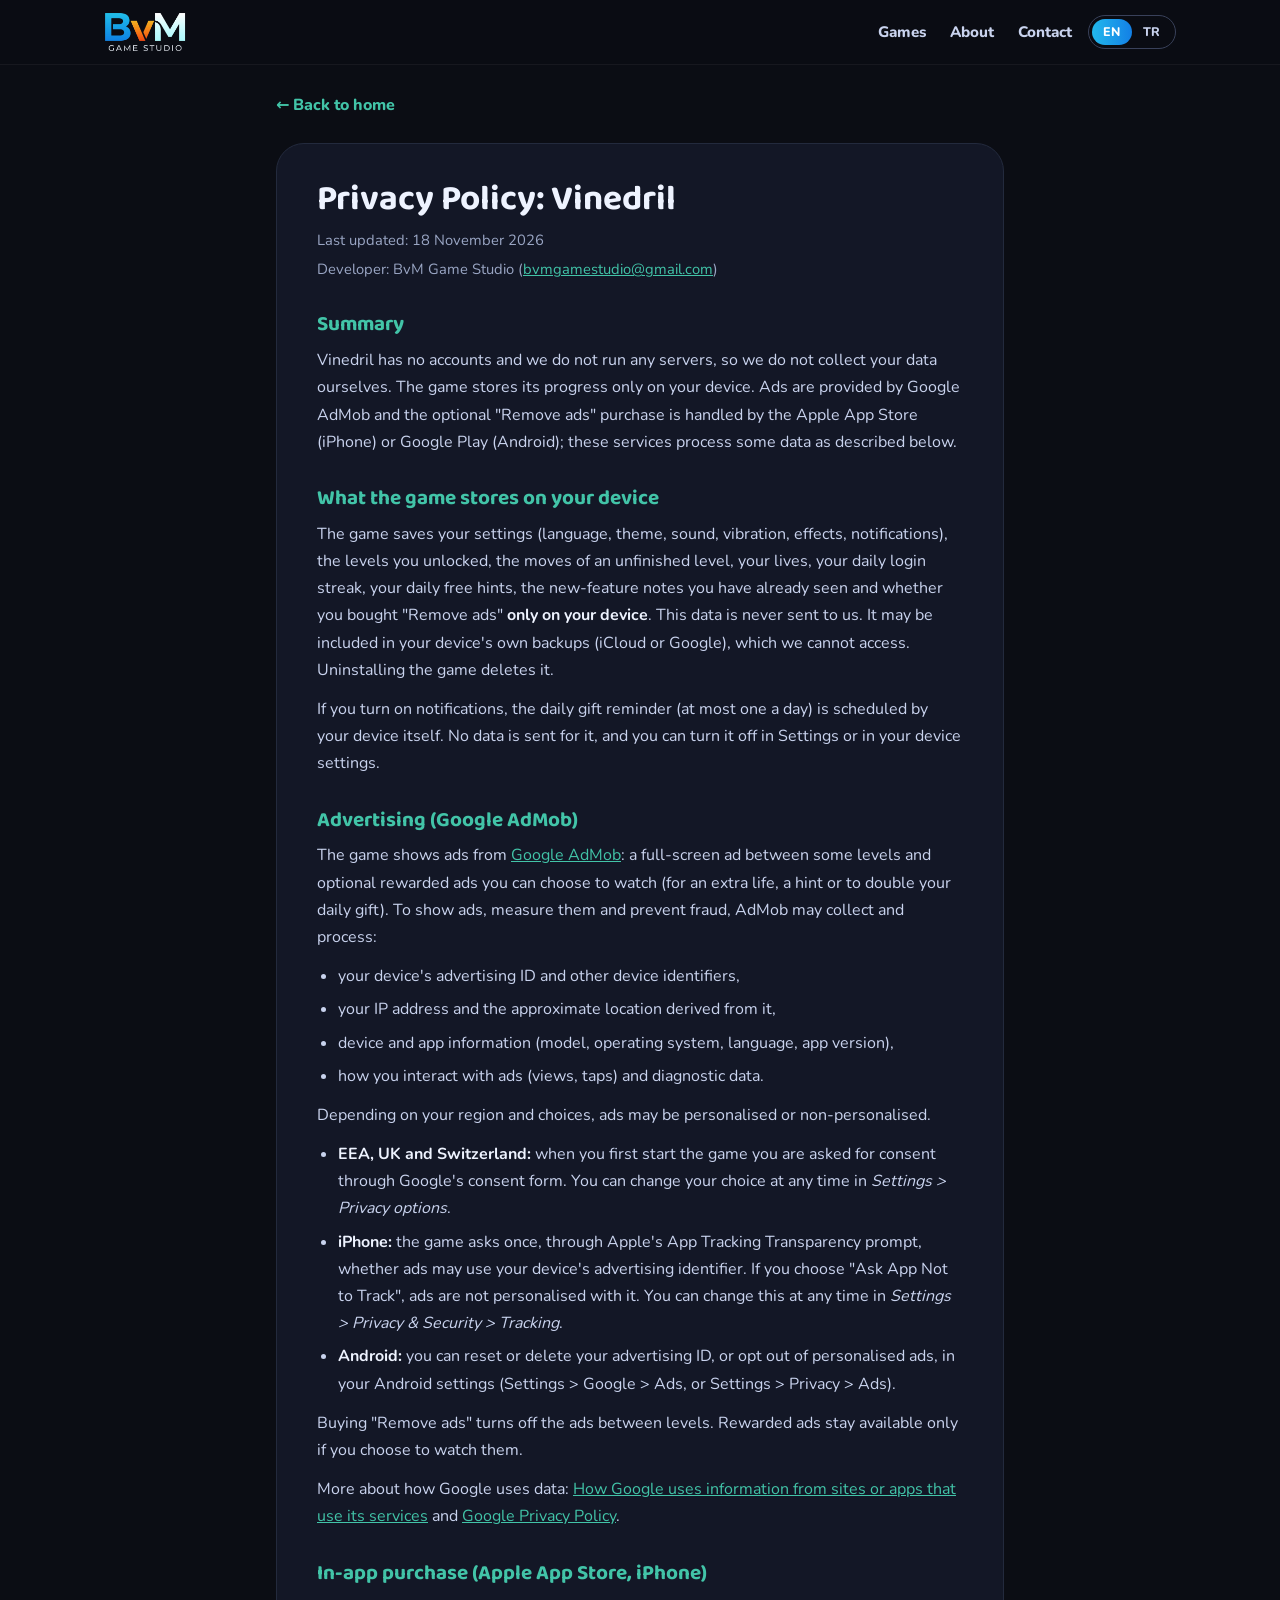
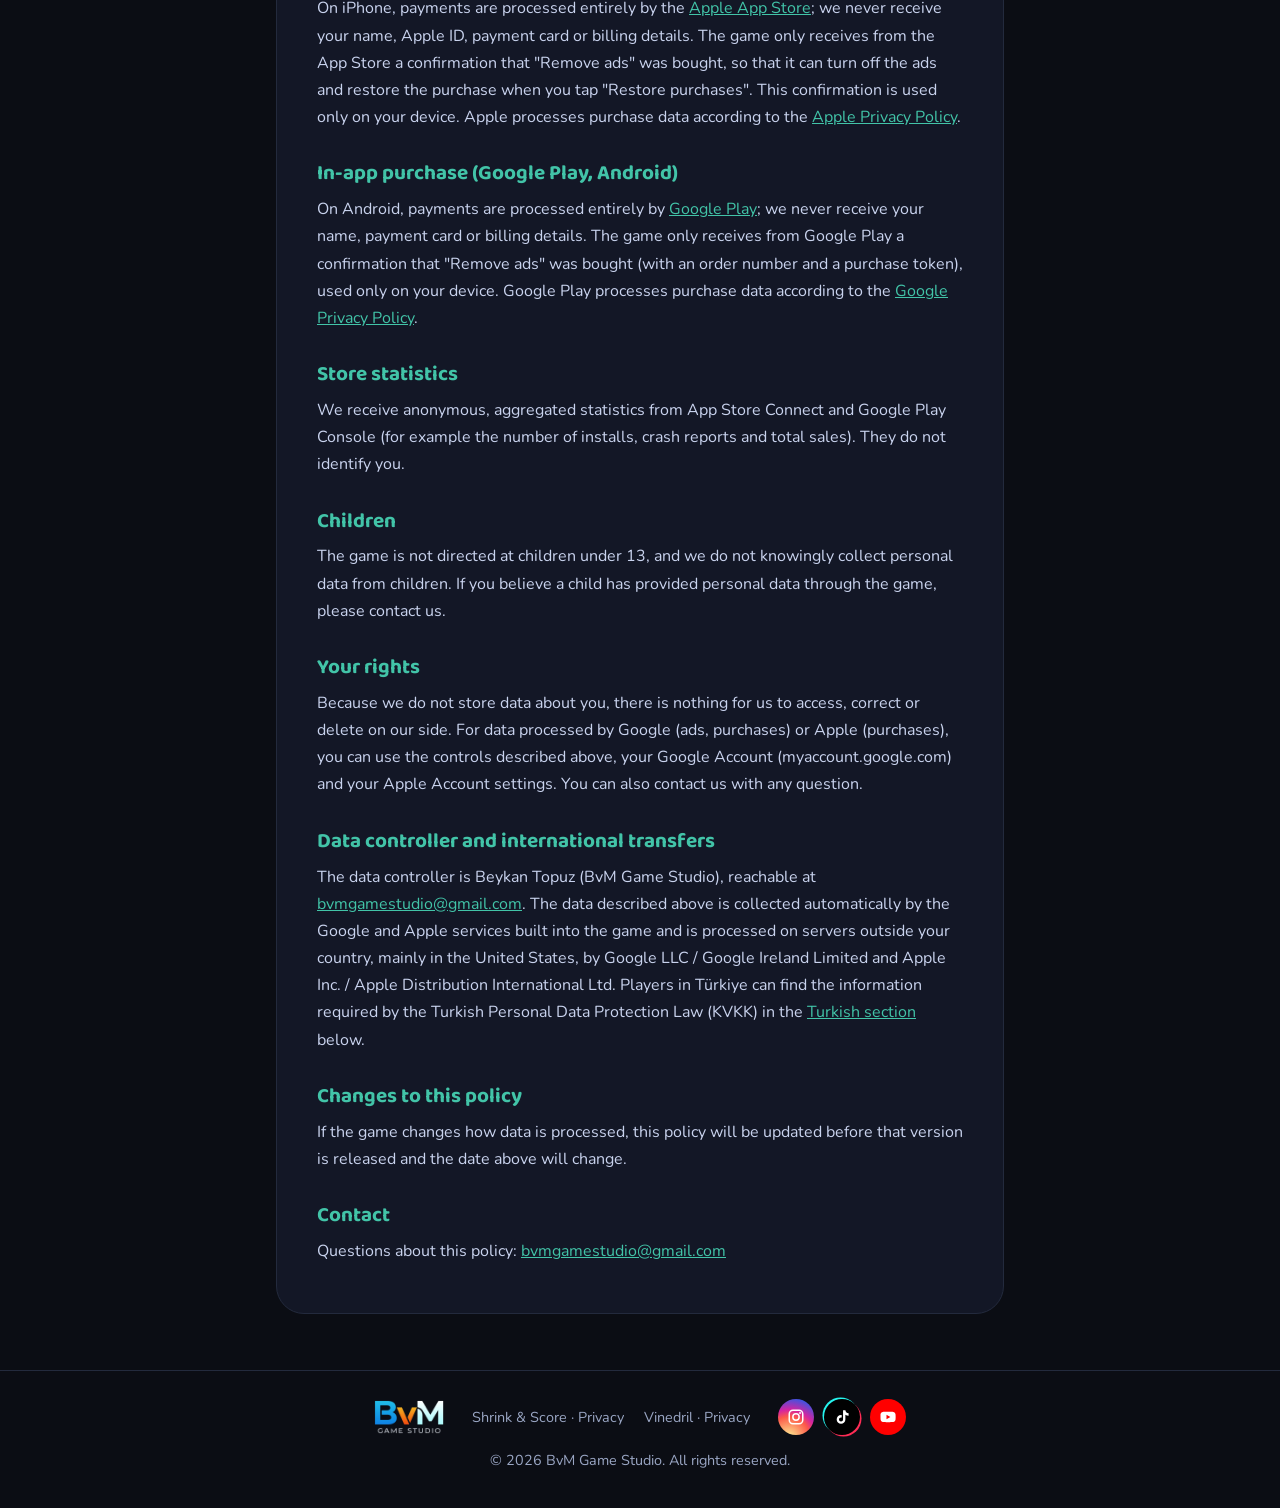
<file: privacy/vinedril.html>
<!doctype html>
<html lang="en">
<head>
<meta charset="utf-8">
<meta name="viewport" content="width=device-width, initial-scale=1">
<title>Privacy Policy: Vinedril: Logic Puzzle · BvM Game Studio</title>
<meta name="description" content="Privacy Policy: Vinedril: Logic Puzzle">
<meta name="theme-color" content="#0b0d14">
<link rel="icon" type="image/png" sizes="32x32" href="../assets/img/favicon-32.png?v=2d52330682">
<link rel="apple-touch-icon" href="../assets/img/apple-touch-icon.png?v=0b8264baf6">
<link rel="preload" href="../assets/fonts/baloo2-latin.woff2" as="font" type="font/woff2" crossorigin>
<link rel="preload" href="../assets/fonts/nunito-latin.woff2" as="font" type="font/woff2" crossorigin>
<link rel="stylesheet" href="../css/site.css?v=b314b59673">
</head>
<body>

<header class="nav">
  <div class="nav__inner">
    <a class="nav__logo" href="../"><img src="../assets/img/bvm-logo.webp" alt="BvM Game Studio" width="640" height="312"></a>
    <nav class="nav__links" aria-label="Main">
      <a href="../#games" data-i18n="nav.games">Games</a>
      <a href="../#about" data-i18n="nav.about">About</a>
      <a href="../#contact" data-i18n="nav.contact">Contact</a>
    </nav>
    <div class="lang" role="group" aria-label="Language / Dil">
      <button type="button" data-set-lang="en" aria-pressed="true">EN</button>
      <button type="button" data-set-lang="tr" aria-pressed="false">TR</button>
    </div>
  </div>
</header>

<main class="legal legal--vin">
  <a class="legal__back" href="../" data-i18n="privacy.back">Back to home</a>
  <article data-lang="en" lang="en">
<h1>Privacy Policy: Vinedril</h1>
<p class="meta">Last updated: 18 November 2026</p>
<p class="meta">Developer: BvM Game Studio (<a href="mailto:bvmgamestudio@gmail.com">bvmgamestudio@gmail.com</a>)</p>

<h2>Summary</h2>
<p>Vinedril has no accounts and we do not run any servers, so we do not collect your data
ourselves. The game stores its progress only on your device. Ads are provided by Google AdMob
and the optional "Remove ads" purchase is handled by the Apple App Store (iPhone) or Google
Play (Android); these services process some data as described below.</p>

<h2>What the game stores on your device</h2>
<p>The game saves your settings (language, theme, sound, vibration, effects, notifications), the levels you
unlocked, the moves of an unfinished level, your lives, your daily login streak, your daily
free hints, the new-feature notes you have already seen and whether you bought "Remove ads"
<strong>only on your device</strong>. This data is never sent to us. It may be included in your
device's own backups (iCloud or Google), which we cannot access. Uninstalling the game deletes it.</p>
<p>If you turn on notifications, the daily gift reminder (at most one a day) is scheduled by your
device itself. No data is sent for it, and you can turn it off in Settings or in your device settings.</p>

<h2>Advertising (Google AdMob)</h2>
<p>The game shows ads from <a href="https://admob.google.com/">Google AdMob</a>: a full-screen ad
between some levels and optional rewarded ads you can choose to watch (for an extra life, a hint
or to double your daily gift). To show ads, measure them and prevent fraud, AdMob may collect
and process:</p>
<ul>
  <li>your device's advertising ID and other device identifiers,</li>
  <li>your IP address and the approximate location derived from it,</li>
  <li>device and app information (model, operating system, language, app version),</li>
  <li>how you interact with ads (views, taps) and diagnostic data.</li>
</ul>
<p>Depending on your region and choices, ads may be personalised or non-personalised.</p>
<ul>
  <li><strong>EEA, UK and Switzerland:</strong> when you first start the game you are asked for
  consent through Google's consent form. You can change your choice at any time in
  <em>Settings &gt; Privacy options</em>.</li>
  <li><strong>iPhone:</strong> the game asks once, through Apple's App Tracking Transparency
  prompt, whether ads may use your device's advertising identifier. If you choose "Ask App Not
  to Track", ads are not personalised with it. You can change this at any time in
  <em>Settings &gt; Privacy &amp; Security &gt; Tracking</em>.</li>
  <li><strong>Android:</strong> you can reset or delete your advertising ID, or opt out of
  personalised ads, in your Android settings (Settings &gt; Google &gt; Ads, or
  Settings &gt; Privacy &gt; Ads).</li>
</ul>
<p>Buying "Remove ads" turns off the ads between levels. Rewarded ads stay available only if you
choose to watch them.</p>
<p>More about how Google uses data:
<a href="https://policies.google.com/technologies/partner-sites">How Google uses information from
sites or apps that use its services</a> and
<a href="https://policies.google.com/privacy">Google Privacy Policy</a>.</p>

<h2>In-app purchase (Apple App Store, iPhone)</h2>
<p>On iPhone, payments are processed entirely by the <a href="https://www.apple.com/app-store/">Apple
App Store</a>; we never receive your name, Apple ID, payment card or billing details. The game
only receives from the App Store a confirmation that "Remove ads" was bought, so that it can
turn off the ads and restore the purchase when you tap "Restore purchases". This confirmation is
used only on your device. Apple processes purchase data according to the
<a href="https://www.apple.com/legal/privacy/">Apple Privacy Policy</a>.</p>

<h2>In-app purchase (Google Play, Android)</h2>
<p>On Android, payments are processed entirely by <a href="https://play.google.com/">Google
Play</a>; we never receive your name, payment card or billing details. The game only receives
from Google Play a confirmation that "Remove ads" was bought (with an order number and a purchase
token), used only on your device. Google Play processes purchase data according to the
<a href="https://policies.google.com/privacy">Google Privacy Policy</a>.</p>

<h2>Store statistics</h2>
<p>We receive anonymous, aggregated statistics from App Store Connect and Google Play Console
(for example the number of installs, crash reports and total sales). They do not identify
you.</p>

<h2>Children</h2>
<p>The game is not directed at children under 13, and we do not knowingly collect personal data
from children. If you believe a child has provided personal data through the game, please
contact us.</p>

<h2>Your rights</h2>
<p>Because we do not store data about you, there is nothing for us to access, correct or delete
on our side. For data processed by Google (ads, purchases) or Apple (purchases), you can use the
controls described above, your Google Account (myaccount.google.com) and your Apple Account
settings. You can also contact us with any question.</p>

<h2>Data controller and international transfers</h2>
<p>The data controller is Beykan Topuz (BvM Game Studio), reachable at
<a href="mailto:bvmgamestudio@gmail.com">bvmgamestudio@gmail.com</a>. The data described above is
collected automatically by the Google and Apple services built into the game and is processed
on servers outside your country, mainly in the United States, by Google LLC / Google Ireland
Limited and Apple Inc. / Apple Distribution International Ltd. Players in Türkiye can find the
information required by the Turkish Personal Data Protection Law (KVKK) in the
<a href="#kvkk">Turkish section</a> below.</p>

<h2>Changes to this policy</h2>
<p>If the game changes how data is processed, this policy will be updated before that version
is released and the date above will change.</p>

<h2>Contact</h2>
<p>Questions about this policy: <a href="mailto:bvmgamestudio@gmail.com">bvmgamestudio@gmail.com</a></p>
</article>
  <article data-lang="tr" lang="tr">
<h1>Gizlilik Politikası: Vinedril</h1>
<p class="meta">Son güncelleme: 18 Kasım 2026</p>
<p class="meta">Geliştirici: BvM Game Studio (<a href="mailto:bvmgamestudio@gmail.com">bvmgamestudio@gmail.com</a>)</p>

<h2>Özet</h2>
<p>Vinedril'de hesap yoktur ve bir sunucumuz yoktur; verilerini kendimiz toplamayız. Oyun
ilerlemeni yalnızca cihazında saklar. Reklamları Google AdMob, isteğe bağlı "Reklamları
kaldır" satın almasını Apple App Store (iPhone) veya Google Play (Android) sağlar; bu
hizmetler bazı verileri aşağıda anlatıldığı şekilde işler.</p>

<h2>Cihazında saklananlar</h2>
<p>Oyun; ayarlarını (dil, tema, ses, titreşim, efektler, bildirimler), açtığın bölümleri, yarım kalan
bölümdeki hamlelerini, canlarını, giriş serini, günlük ücretsiz ipucu hakkını, gördüğün yenilik
tanıtımlarını ve "Reklamları kaldır"ı satın alıp almadığını <strong>yalnızca cihazında</strong>
saklar. Bu veriler bize asla gönderilmez. Cihazının kendi yedeklerine (iCloud veya Google)
dahil olabilir; bu yedeklere erişimimiz yoktur. Oyunu kaldırdığında silinir.</p>
<p>Bildirimleri açarsan günlük hediye hatırlatmasını (günde en fazla bir) cihazının kendisi kurar.
Bunun için hiçbir veri gönderilmez; Ayarlar'dan ya da cihaz ayarlarından kapatabilirsin.</p>

<h2>Reklamlar (Google AdMob)</h2>
<p>Oyun, <a href="https://admob.google.com/">Google AdMob</a> reklamları gösterir: bazı bölümlerin
arasında tam ekran bir reklam ve kendi isteğinle izleyebileceğin ödüllü reklamlar (fazladan
can, ipucu ya da günlük hediyeni ikiye katlamak için). AdMob, reklamları göstermek, ölçmek ve
sahtekârlığı önlemek için şunları toplayıp işleyebilir:</p>
<ul>
  <li>cihazının reklam kimliği ve diğer cihaz tanımlayıcıları,</li>
  <li>IP adresin ve ondan çıkarılan yaklaşık konum,</li>
  <li>cihaz ve uygulama bilgileri (model, işletim sistemi, dil, uygulama sürümü),</li>
  <li>reklamlarla etkileşimin (görüntüleme, dokunma) ve tanılama verileri.</li>
</ul>
<p>Bölgene ve tercihlerine göre kişiselleştirilmiş veya kişiselleştirilmemiş reklamlar
gösterilir.</p>
<ul>
  <li><strong>AEA, Birleşik Krallık ve İsviçre:</strong> oyunu ilk açtığında Google'ın onay
  penceresiyle iznin istenir. Tercihini istediğin zaman <em>Ayarlar &gt; Gizlilik
  seçenekleri</em> bölümünden değiştirebilirsin.</li>
  <li><strong>iPhone:</strong> oyun, Apple'ın Uygulama İzleme Şeffaflığı penceresiyle reklamların
  cihazının reklam kimliğini kullanıp kullanamayacağını bir kez sorar. "Uygulamadan İzlememesini
  İste"yi seçersen reklamlar bu kimlikle kişiselleştirilmez. Bunu istediğin zaman
  <em>Ayarlar &gt; Gizlilik ve Güvenlik &gt; İzleme</em> bölümünden değiştirebilirsin.</li>
  <li><strong>Android:</strong> reklam kimliğini Android ayarlarından sıfırlayabilir veya
  silebilir, kişiselleştirilmiş reklamları kapatabilirsin (Ayarlar &gt; Google &gt; Reklamlar
  veya Ayarlar &gt; Gizlilik &gt; Reklamlar).</li>
</ul>
<p>"Reklamları kaldır"ı satın aldığında bölümler arasındaki reklamlar kapanır. Ödüllü reklamlar
yalnızca sen izlemeyi seçersen gösterilir.</p>
<p>Google'ın verileri nasıl kullandığı hakkında:
<a href="https://policies.google.com/technologies/partner-sites?hl=tr">Google, hizmetlerini
kullanan sitelerden veya uygulamalardan gelen bilgileri nasıl kullanır</a> ve
<a href="https://policies.google.com/privacy?hl=tr">Google Gizlilik Politikası</a>.</p>

<h2>Uygulama içi satın alma (Apple App Store, iPhone)</h2>
<p>iPhone'da ödemeler tamamen <a href="https://www.apple.com/tr/app-store/">Apple App Store</a>
tarafından işlenir; adın, Apple kimliğin, kartın veya fatura bilgilerin bize asla ulaşmaz. Oyun,
App Store'dan yalnızca "Reklamları kaldır"ın satın alındığına dair bir onay alır. Bu onay,
reklamları kapatmak ve "Satın alımları geri yükle"ye dokunduğunda satın almayı geri getirmek
için yalnızca cihazında kullanılır. Apple, satın alma verilerini
<a href="https://www.apple.com/tr/legal/privacy/">Apple Gizlilik Politikası</a>'na göre işler.</p>

<h2>Uygulama içi satın alma (Google Play, Android)</h2>
<p>Android'de ödemeler tamamen <a href="https://play.google.com/">Google Play</a> tarafından
işlenir; adın, kartın veya fatura bilgilerin bize asla ulaşmaz. Oyun, Google Play'den yalnızca
"Reklamları kaldır"ın satın alındığına dair bir onay (sipariş numarası ve satın alma anahtarı
ile) alır; bu onay yalnızca cihazında kullanılır. Google Play, satın alma verilerini
<a href="https://policies.google.com/privacy?hl=tr">Google Gizlilik Politikası</a>'na göre işler.</p>

<h2>Mağaza istatistikleri</h2>
<p>App Store Connect ve Google Play Console'dan yalnızca anonim ve toplu istatistikler alırız
(ör. yükleme sayısı, çökme raporları ve toplam satışlar). Bunlar seni tanımlamaz.</p>

<h2>Çocuklar</h2>
<p>Oyun 13 yaş altındaki çocuklara yönelik değildir ve çocuklardan bilerek kişisel veri
toplamayız. Bir çocuğun oyun aracılığıyla kişisel veri paylaştığını düşünüyorsan lütfen bize
ulaş.</p>

<h2>Hakların</h2>
<p>Hakkında veri saklamadığımız için bizim tarafımızda erişilecek, düzeltilecek veya silinecek
bir veri yoktur. Google'ın (reklam, satın alma) veya Apple'ın (satın alma) işlediği veriler için
yukarıda anlatılan ayarları, Google Hesabını (myaccount.google.com) ve Apple Hesabı ayarlarını
kullanabilirsin. Her türlü soru için bize ulaşabilirsin.</p>

<h2 id="kvkk">KVKK Aydınlatma Metni</h2>
<p>6698 sayılı Kişisel Verilerin Korunması Kanunu'nun ("KVKK") 10. maddesi uyarınca bilgilerine
sunarız.</p>
<p><strong>Veri sorumlusu:</strong> Beykan Topuz (BvM Game Studio), e-posta:
<a href="mailto:bvmgamestudio@gmail.com">bvmgamestudio@gmail.com</a>.</p>
<p><strong>İşlenen veriler ve toplama yöntemi:</strong> Oyun, kişisel verilerini bize ait bir
sunucuya göndermez. Oyunun içindeki Google ve Apple hizmetleri, uygulamaya eklenmiş yazılım
geliştirme kitleri aracılığıyla, otomatik yollarla şu verileri toplar:</p>
<ul>
  <li><strong>Google AdMob:</strong> reklam kimliği ve diğer cihaz tanımlayıcıları, IP adresi ve
  ondan çıkarılan yaklaşık konum, cihaz ve uygulama bilgileri, reklam etkileşimleri ve tanılama
  verileri;</li>
  <li><strong>Apple App Store / Google Play:</strong> satın alınan ürüne ait onay (sipariş bilgisi);
  ödeme bilgilerin bize ulaşmaz.</li>
</ul>
<p><strong>İşleme amaçları:</strong> oyunun ücretsiz sunulabilmesi için reklam gösterilmesi ve
ölçülmesi, sahtekârlığın önlenmesi; satın aldığın "Reklamları kaldır"ın sana verilmesi ve geri
yüklenmesi.</p>
<p><strong>Hukuki sebepler:</strong> satın alma için sözleşmenin kurulması ve ifası (KVKK md.
5/2-c); reklamların gösterilmesi, ölçülmesi ve sahtekârlığın önlenmesi için meşru menfaat (KVKK
md. 5/2-f). Kişiselleştirilmiş reklamlar için cihazındaki reklam tercihleri ve iPhone'da Apple'ın
izleme izni penceresinde verdiğin seçim esas alınır.</p>
<p><strong>Aktarım ve yurt dışına aktarım:</strong> Bu veriler yukarıdaki amaçlarla Google LLC
(ABD) / Google Ireland Limited (İrlanda) ve Apple Inc. (ABD) / Apple Distribution International
Ltd. (İrlanda) tarafından işlenir ve bu şirketlerin başta ABD olmak üzere Türkiye dışındaki
sunucularına aktarılır (KVKK md. 9). Bu şirketlerin verileri nasıl işlediği:
<a href="https://policies.google.com/privacy?hl=tr">Google Gizlilik Politikası</a>,
<a href="https://www.apple.com/tr/legal/privacy/">Apple Gizlilik Politikası</a>.</p>
<p><strong>Aktarımı sınırlama:</strong> iPhone'da Ayarlar &gt; Gizlilik ve Güvenlik &gt; İzleme
bölümünden izlemeyi kapatabilir, Android'de Ayarlar &gt; Google &gt; Reklamlar bölümünden reklam
kimliğini silebilirsin.</p>
<p><strong>KVKK'nın 11. maddesi kapsamındaki hakların:</strong> kişisel verilerinin işlenip
işlenmediğini öğrenme; işlenmişse buna ilişkin bilgi talep etme; işlenme amacını ve amacına
uygun kullanılıp kullanılmadığını öğrenme; yurt içinde veya yurt dışında aktarıldığı üçüncü
kişileri bilme; eksik veya yanlış işlenmişse düzeltilmesini isteme; KVKK'da öngörülen şartlar
çerçevesinde silinmesini veya yok edilmesini isteme; bu işlemlerin verilerin aktarıldığı üçüncü
kişilere bildirilmesini isteme; münhasıran otomatik sistemlerle analiz edilmesi sonucu aleyhine
bir sonucun ortaya çıkmasına itiraz etme; kanuna aykırı işlenmesi sebebiyle zarara uğraman
hâlinde zararın giderilmesini talep etme.</p>
<p><strong>Başvuru:</strong> Bu haklarını kullanmak için
<a href="mailto:bvmgamestudio@gmail.com">bvmgamestudio@gmail.com</a> adresine yazabilirsin.
Başvurun en geç 30 gün içinde ücretsiz olarak yanıtlanır. Google veya Apple'ın işlediği veriler
için bu şirketlerin kendi araçlarını (Google Hesabı, Apple Hesabı, cihaz ayarları) da
kullanabilirsin.</p>

<h2>Bu politikadaki değişiklikler</h2>
<p>Oyunun verileri işleme biçimi değişirse bu politika, o sürüm yayınlanmadan önce güncellenir
ve yukarıdaki tarih değişir.</p>

<h2>İletişim</h2>
<p>Bu politikayla ilgili sorular: <a href="mailto:bvmgamestudio@gmail.com">bvmgamestudio@gmail.com</a></p>
</article>
</main>

<footer class="footer">
  <div class="footer__inner">
    <img class="footer__logo" src="../assets/img/bvm-logo.webp" alt="BvM Game Studio" width="640" height="312" loading="lazy">
    <ul class="footer__links" data-privacy-links data-base="../">
      <li><a href="shrink-and-score.html">Shrink &amp; Score · <span data-i18n="footer.privacy">Privacy</span></a></li>
      <li><a href="vinedril.html">Vinedril · <span data-i18n="footer.privacy">Privacy</span></a></li>
    </ul>
    <ul class="socials socials--small" data-socials aria-label="Social media" hidden></ul>
    <p class="footer__copy">© <span data-year>2026</span> BvM Game Studio. <span data-i18n="footer.rights">All rights reserved.</span></p>
  </div>
</footer>

<script src="../js/content.js?v=57adcdf5cd" defer></script>
<script src="../js/i18n.js?v=2c8029a73b" defer></script>
<script src="../js/games.js?v=d7750b9eea" defer></script>
<script src="../js/main.js?v=1b812062dc" defer></script>
</body>
</html>
</file>
<file: css/site.css>
/* ===== Fonts (self-hosted, latin + latin-ext for Turkish) ===== */
@font-face {
  font-family: "Baloo 2"; font-style: normal; font-weight: 400 800; font-display: swap;
  src: url("../assets/fonts/baloo2-latin-ext.woff2") format("woff2");
  unicode-range: U+0100-02BA, U+02BD-02C5, U+02C7-02CC, U+02CE-02D7, U+02DD-02FF, U+0304, U+0308, U+0329, U+1D00-1DBF, U+1E00-1E9F, U+1EF2-1EFF, U+2020, U+20A0-20AB, U+20AD-20C0, U+2113, U+2C60-2C7F, U+A720-A7FF;
}
@font-face {
  font-family: "Baloo 2"; font-style: normal; font-weight: 400 800; font-display: swap;
  src: url("../assets/fonts/baloo2-latin.woff2") format("woff2");
  unicode-range: U+0000-00FF, U+0131, U+0152-0153, U+02BB-02BC, U+02C6, U+02DA, U+02DC, U+0304, U+0308, U+0329, U+2000-206F, U+20AC, U+2122, U+2191, U+2193, U+2212, U+2215, U+FEFF, U+FFFD;
}
@font-face {
  font-family: "Nunito"; font-style: normal; font-weight: 200 1000; font-display: swap;
  src: url("../assets/fonts/nunito-latin-ext.woff2") format("woff2");
  unicode-range: U+0100-02BA, U+02BD-02C5, U+02C7-02CC, U+02CE-02D7, U+02DD-02FF, U+0304, U+0308, U+0329, U+1D00-1DBF, U+1E00-1E9F, U+1EF2-1EFF, U+2020, U+20A0-20AB, U+20AD-20C0, U+2113, U+2C60-2C7F, U+A720-A7FF;
}
@font-face {
  font-family: "Nunito"; font-style: normal; font-weight: 200 1000; font-display: swap;
  src: url("../assets/fonts/nunito-latin.woff2") format("woff2");
  unicode-range: U+0000-00FF, U+0131, U+0152-0153, U+02BB-02BC, U+02C6, U+02DA, U+02DC, U+0304, U+0308, U+0329, U+2000-206F, U+20AC, U+2122, U+2191, U+2193, U+2212, U+2215, U+FEFF, U+FFFD;
}

/* ===== Tokens ===== */
:root {
  --bg: #0b0d14;
  --bg-raised: #131726;
  --ink: #eef3ff;
  --ink-soft: #c9d3ee;
  --muted: #9aa6c4;
  --line: #232a3d;
  --blue-1: #22b8ec; --blue-2: #1380e6;
  --orange-1: #f6b026; --orange-2: #f0501a;
  --ice: #c8f8fc;
  --sns-1: #2a5a43; --sns-2: #14231c; --sns-orange: #ff7a2e; --sns-yellow: #f7e23a;
  --vin-1: #4a3c36; --vin-2: #2a201d; --vin-teal: #42c4a8; --vin-green: #86d272; --vin-amber: #efbb5a;
  --font-head: "Baloo 2", "Trebuchet MS", system-ui, sans-serif;
  --font-body: "Nunito", system-ui, -apple-system, "Segoe UI", sans-serif;
  --radius-card: 28px;
  --wrap: 1120px;
  color-scheme: dark;
}

/* ===== Base ===== */
*, *::before, *::after { box-sizing: border-box; }
html { scroll-behavior: smooth; -webkit-text-size-adjust: 100%; }
body {
  margin: 0; background: var(--bg); color: var(--ink);
  font: 400 1rem/1.6 var(--font-body);
  overflow-x: hidden;
}
img { max-width: 100%; height: auto; display: block; }
a { color: inherit; }
h1, h2, h3 { font-family: var(--font-head); font-weight: 700; line-height: 1.1; margin: 0; }
p { margin: 0; }
[hidden] { display: none !important; }
:focus-visible { outline: 3px solid var(--blue-1); outline-offset: 3px; border-radius: 8px; }
.visually-hidden {
  position: absolute; width: 1px; height: 1px; overflow: hidden;
  clip: rect(0 0 0 0); clip-path: inset(50%); white-space: nowrap;
}

/* ===== Nav ===== */
.nav {
  position: sticky; top: 0; z-index: 10;
  background: rgba(11, 13, 20, .78);
  -webkit-backdrop-filter: blur(12px); backdrop-filter: blur(12px);
  border-bottom: 1px solid rgba(255, 255, 255, .05);
}
.nav__inner {
  max-width: var(--wrap); margin: 0 auto; padding: 10px 16px;
  display: flex; align-items: center; gap: 16px;
}
.nav__logo img { height: 40px; width: auto; }
.nav__links { display: none; margin-left: auto; gap: 24px; }
.nav__links a {
  text-decoration: none; font-weight: 800; font-size: .95rem; color: var(--ink-soft);
  transition: color .2s;
}
.nav__links a:hover { color: var(--ice); }
.lang {
  margin-left: auto; display: inline-flex; padding: 3px;
  border: 1.5px solid #39415a; border-radius: 999px;
}
.nav__links + .lang { margin-left: 0; }
.lang button {
  font: 800 .78rem/1 var(--font-body); letter-spacing: .04em;
  color: var(--ink-soft); background: none; border: 0; cursor: pointer;
  padding: 7px 11px; border-radius: 999px; min-width: 40px;
}
.lang button[aria-pressed="true"] {
  color: #fff; background: linear-gradient(90deg, var(--blue-1), var(--blue-2));
}
@media (min-width: 640px) {
  .nav__inner { padding: 12px 24px; }
  .nav__links { display: flex; }
}

/* ===== Hero ===== */
.hero {
  position: relative; overflow: hidden; text-align: center;
  padding: 64px 16px 44px;
  background:
    radial-gradient(520px 260px at 22% 0%, rgba(34, 184, 236, .22), transparent 70%),
    radial-gradient(520px 260px at 80% 10%, rgba(240, 80, 26, .18), transparent 70%);
}
.hero__title {
  position: relative; z-index: 1;
  font-size: clamp(2.1rem, 7vw, 3.8rem); max-width: 14em; margin: 0 auto;
  letter-spacing: .005em;
}
.hero__title span { display: inline; }
.hero__after { display: block !important; }
.grad {
  background: linear-gradient(90deg, var(--blue-1), var(--orange-1) 55%, var(--orange-2));
  -webkit-background-clip: text; background-clip: text; color: transparent;
}
.hero__sub {
  position: relative; z-index: 1;
  margin: 16px auto 0; max-width: 34em; color: var(--ink-soft); font-weight: 700; font-size: 1.05rem;
}

/* floating shapes, nodding at the two games */
.shapes { position: absolute; inset: 0; pointer-events: none; }
.shape { position: absolute; --r: 0deg; animation: float 7s ease-in-out infinite; }
.ball { border-radius: 50%; }
.ball--orange { width: 64px; height: 64px; left: 5%; top: 16%;
  background: radial-gradient(circle at 35% 30%, #ffb27a, var(--sns-orange) 55%, #c4440f); }
.ball--yellow { width: 26px; height: 26px; left: 16%; bottom: 12%; animation-duration: 8.5s;
  background: radial-gradient(circle at 35% 30%, #fff7a0, var(--sns-yellow) 60%, #c7a90c); }
.ball--orange-sm { width: 18px; height: 18px; right: 30%; top: 22px; animation-duration: 9s; opacity: .8;
  background: radial-gradient(circle at 35% 30%, #ffb27a, var(--sns-orange) 60%); }
.block { border-radius: 8px; box-shadow: inset 0 -4px 0 rgba(0, 0, 0, .18); }
.block--teal { width: 22px; height: 60px; right: 7%; top: 18%; --r: 14deg; background: var(--vin-teal); animation-duration: 7.5s; }
.block--amber { width: 22px; height: 22px; right: 18%; bottom: 10%; --r: -12deg; background: var(--vin-amber); animation-duration: 6.5s; }
.block--green { width: 22px; height: 44px; right: 3%; bottom: 26%; --r: -20deg; background: var(--vin-green); animation-duration: 8s; }
@keyframes float {
  0%, 100% { transform: translateY(0) rotate(var(--r)); }
  50% { transform: translateY(-12px) rotate(calc(var(--r) + 6deg)); }
}
@media (max-width: 1099px) {
  .ball--orange { width: 46px; height: 46px; left: -12px; top: 14px; }
  .block--teal { right: -6px; top: 16px; height: 48px; }
  .block--green { right: -8px; bottom: 34%; }
  .ball--orange-sm { top: 6px; }
}
@media (max-width: 639px) {
  .shape { opacity: .55; }
  .ball--orange { width: 40px; height: 40px; left: -8px; top: 12px; }
  .block--teal { right: -6px; top: 8px; height: 36px; }
  .ball--orange-sm, .block--green { display: none; }
}

/* ===== Games ===== */
.games { max-width: var(--wrap); margin: 0 auto; padding: 8px 16px 24px; }
.games__grid { display: grid; gap: 20px; }
/* On phones (one column) the game marked "featured" in content.js comes first;
   side by side, content order stays. */
@media (max-width: 759px) {
  .card--featured { order: -1; }
}
@media (min-width: 760px) {
  .games { padding: 8px 24px 32px; }
  .games__grid { grid-template-columns: 1fr 1fr; gap: 24px; }
}
.card {
  position: relative; overflow: hidden; isolation: isolate;
  display: flex; flex-direction: column; align-items: flex-start;
  padding: 24px; border-radius: var(--radius-card);
  transition: transform .25s ease, box-shadow .25s ease;
}
.card:hover { transform: translateY(-4px); }
.card::before { content: ""; position: absolute; z-index: -1; opacity: .35; }
.card--sns {
  background: linear-gradient(150deg, var(--sns-1), var(--sns-2));
  box-shadow: inset 0 0 0 2px rgba(255, 122, 46, .35), 0 24px 50px -28px rgba(255, 122, 46, .45);
}
.card--sns::before {
  width: 140px; height: 140px; right: -30px; top: -30px; border-radius: 50%;
  background: radial-gradient(circle at 35% 30%, #ffb27a, var(--sns-orange) 60%);
}
.card--sns .card__title { color: var(--sns-orange); }
.card--vin {
  background: linear-gradient(150deg, var(--vin-1), var(--vin-2));
  box-shadow: inset 0 0 0 2px rgba(66, 196, 168, .35), 0 24px 50px -28px rgba(66, 196, 168, .4);
}
.card--vin::before {
  width: 48px; height: 120px; right: 10px; top: -24px; border-radius: 14px;
  background: var(--vin-teal); transform: rotate(18deg);
}
.card--vin .card__title { color: var(--vin-teal); }

.icon {
  width: 112px; height: 112px; border-radius: 24%;
  box-shadow: 0 14px 30px -10px rgba(0, 0, 0, .6); margin-bottom: 18px;
}
.badge {
  display: inline-block; padding: 5px 11px; border-radius: 999px;
  font-size: .72rem; font-weight: 900; letter-spacing: .09em; text-transform: uppercase;
}
.badge--live { background: var(--sns-orange); color: #1a0d05; }
.badge--soon { background: var(--vin-amber); color: #2a1d0a; }
.card__title { font-size: 1.75rem; margin: 10px 0 8px; }
.card__desc { color: rgba(255, 255, 255, .86); margin-bottom: 20px; flex: 1; }

.stores { display: flex; flex-wrap: wrap; gap: 10px; }
.store { display: inline-block; border-radius: 10px; transition: transform .2s; }
.store:hover { transform: scale(1.04); }
.store img { height: 48px; width: auto; }
.store-soon {
  display: inline-flex; align-items: center; gap: 8px; height: 48px; padding: 0 16px;
  border-radius: 10px; border: 1.5px dashed rgba(255, 255, 255, .45);
  background: rgba(0, 0, 0, .25); color: var(--ink-soft);
  font-weight: 800; font-size: .9rem; white-space: nowrap;
}
.store-soon::before { content: "▶"; font-size: .8em; color: var(--vin-green); }

.countdown { display: flex; gap: 8px; margin-bottom: 16px; }
.countdown__cell {
  background: rgba(0, 0, 0, .3); border-radius: 12px; padding: 8px 12px; min-width: 62px; text-align: center;
}
.countdown__num { display: block; font: 700 1.5rem/1.1 var(--font-head); color: var(--vin-amber); }
.countdown__label { display: block; font-size: .66rem; font-weight: 800; letter-spacing: .08em; text-transform: uppercase; color: #d9ccc5; }

.btn-pre {
  display: inline-flex; align-items: center; gap: 8px;
  padding: 12px 20px; border-radius: 14px; text-decoration: none;
  font-weight: 900; color: #1d1614;
  background: linear-gradient(90deg, var(--vin-teal), var(--vin-green));
  transition: transform .2s, filter .2s;
}
a.btn-pre:hover { transform: translateY(-2px); filter: brightness(1.06); }
.btn-pre::before { content: "🔔"; }
.btn-pre.is-disabled {
  color: var(--vin-amber); background: rgba(239, 187, 90, .12);
  border: 1.5px dashed rgba(239, 187, 90, .55); cursor: default;
}
.btn-pre.is-disabled::before { content: "⏳"; }

.noscript-list { margin: 0; padding: 20px 24px; background: var(--bg-raised); border-radius: var(--radius-card); }

/* ===== About & contact ===== */
.info { max-width: 720px; margin: 0 auto; padding: 48px 16px 8px; text-align: center; }
.info h2 { font-size: clamp(1.6rem, 4.5vw, 2.2rem); margin-bottom: 12px; }
.info p { color: var(--ink-soft); font-size: 1.05rem; }
.info--contact { padding-bottom: 56px; }
.email {
  display: inline-block; margin-top: 20px; padding: 12px 22px; border-radius: 999px;
  font-weight: 900; text-decoration: none; color: var(--ink); word-break: break-all;
  background:
    linear-gradient(var(--bg), var(--bg)) padding-box,
    linear-gradient(90deg, var(--blue-1), var(--orange-1), var(--orange-2)) border-box;
  border: 2px solid transparent;
  transition: transform .2s;
}
.email:hover { transform: translateY(-2px); }
.follow { margin-top: 28px; font-weight: 800; color: var(--muted); font-size: .85rem; letter-spacing: .08em; text-transform: uppercase; }

/* ===== Social links ===== */
.socials { list-style: none; margin: 12px 0 0; padding: 0; display: flex; justify-content: center; gap: 14px; }
.social {
  display: grid; place-items: center; width: 52px; height: 52px; border-radius: 50%;
  color: #fff; text-decoration: none; font-weight: 800; font-size: .8rem;
  transition: transform .2s, filter .2s;
}
.social svg { width: 26px; height: 26px; }
.social:hover { transform: translateY(-3px) scale(1.05); filter: brightness(1.08); }
.social--instagram { background: radial-gradient(circle at 30% 107%, #fdf497 0%, #fd5949 45%, #d6249f 60%, #285aeb 90%); }
.social--tiktok { background: #010101; box-shadow: -2px -2px 0 #25f4ee, 2px 2px 0 #fe2c55; }
.social--youtube { background: #ff0000; }
.socials--small { margin: 0; gap: 10px; }
.socials--small .social { width: 36px; height: 36px; }
.socials--small .social svg { width: 18px; height: 18px; }
.socials--small .social--tiktok { box-shadow: -1.5px -1.5px 0 #25f4ee, 1.5px 1.5px 0 #fe2c55; }

/* ===== Footer ===== */
.footer { border-top: 1px solid var(--line); color: var(--muted); font-size: .9rem; }
.footer__inner {
  max-width: var(--wrap); margin: 0 auto; padding: 28px 16px 36px;
  display: flex; flex-wrap: wrap; align-items: center; justify-content: center; gap: 14px 28px; text-align: center;
}
.footer__logo { height: 34px; width: auto; }
.footer__links { list-style: none; margin: 0; padding: 0; display: flex; flex-wrap: wrap; justify-content: center; gap: 8px 20px; }
.footer__links a { text-decoration: none; }
.footer__links a:hover { color: var(--ice); text-decoration: underline; }
.footer__copy { flex-basis: 100%; }

/* ===== Privacy pages ===== */
.legal { --accent: var(--sns-orange); max-width: 760px; margin: 0 auto; padding: 28px 16px 56px; }
.legal--vin { --accent: var(--vin-teal); }
.legal__back {
  display: inline-block; margin-bottom: 24px; font-weight: 800; text-decoration: none; color: var(--ink-soft);
}
.legal__back::before { content: "← "; }
.legal__back:hover { color: var(--accent); }
.legal article {
  background: var(--bg-raised); border: 1px solid var(--line); border-radius: var(--radius-card);
  padding: 28px 20px; color: var(--ink-soft); line-height: 1.7; overflow-wrap: anywhere;
}
.legal article + article { margin-top: 24px; }
.legal h1 { font-size: clamp(1.6rem, 5vw, 2.2rem); color: var(--ink); margin-bottom: 10px; }
.legal h2 { font-size: 1.3rem; color: var(--accent); margin: 32px 0 10px; scroll-margin-top: 80px; }
.legal h3 { font-size: 1.08rem; color: var(--ink); margin: 22px 0 8px; }
.legal p, .legal ul, .legal ol { margin: 0 0 12px; }
.legal ul, .legal ol { padding-left: 1.3em; }
.legal li { margin-bottom: 6px; }
.legal a { color: var(--accent); }
.legal strong { color: var(--ink); }
.legal .meta { color: var(--muted); font-size: .92rem; margin-bottom: 4px; }
.legal table { width: 100%; border-collapse: collapse; margin: 0 0 14px; font-size: .92rem; }
.legal th, .legal td { border: 1px solid var(--line); padding: 8px 10px; text-align: left; vertical-align: top; }
@media (min-width: 640px) { .legal article { padding: 36px 40px; } }

/* ===== Motion preferences ===== */
@media (prefers-reduced-motion: reduce) {
  html { scroll-behavior: auto; }
  *, *::before, *::after { animation: none !important; transition: none !important; }
}
</file>
